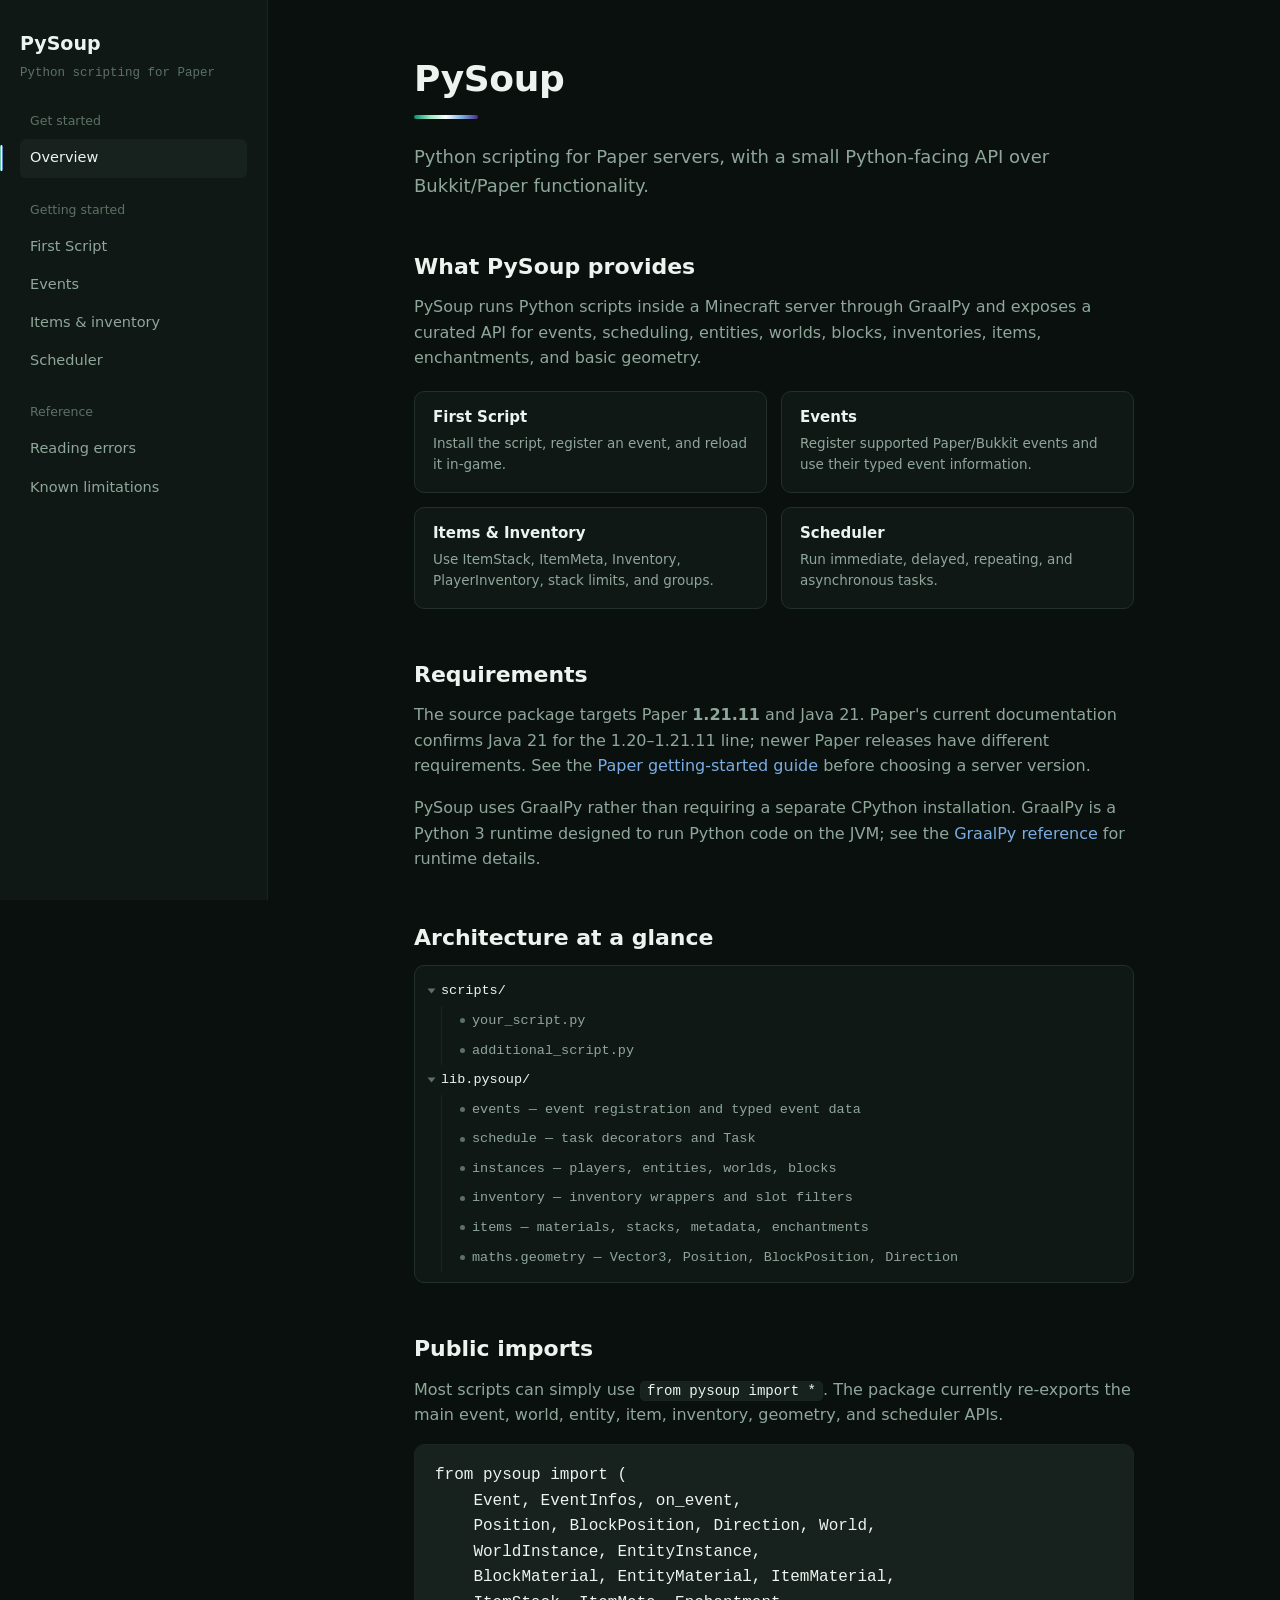
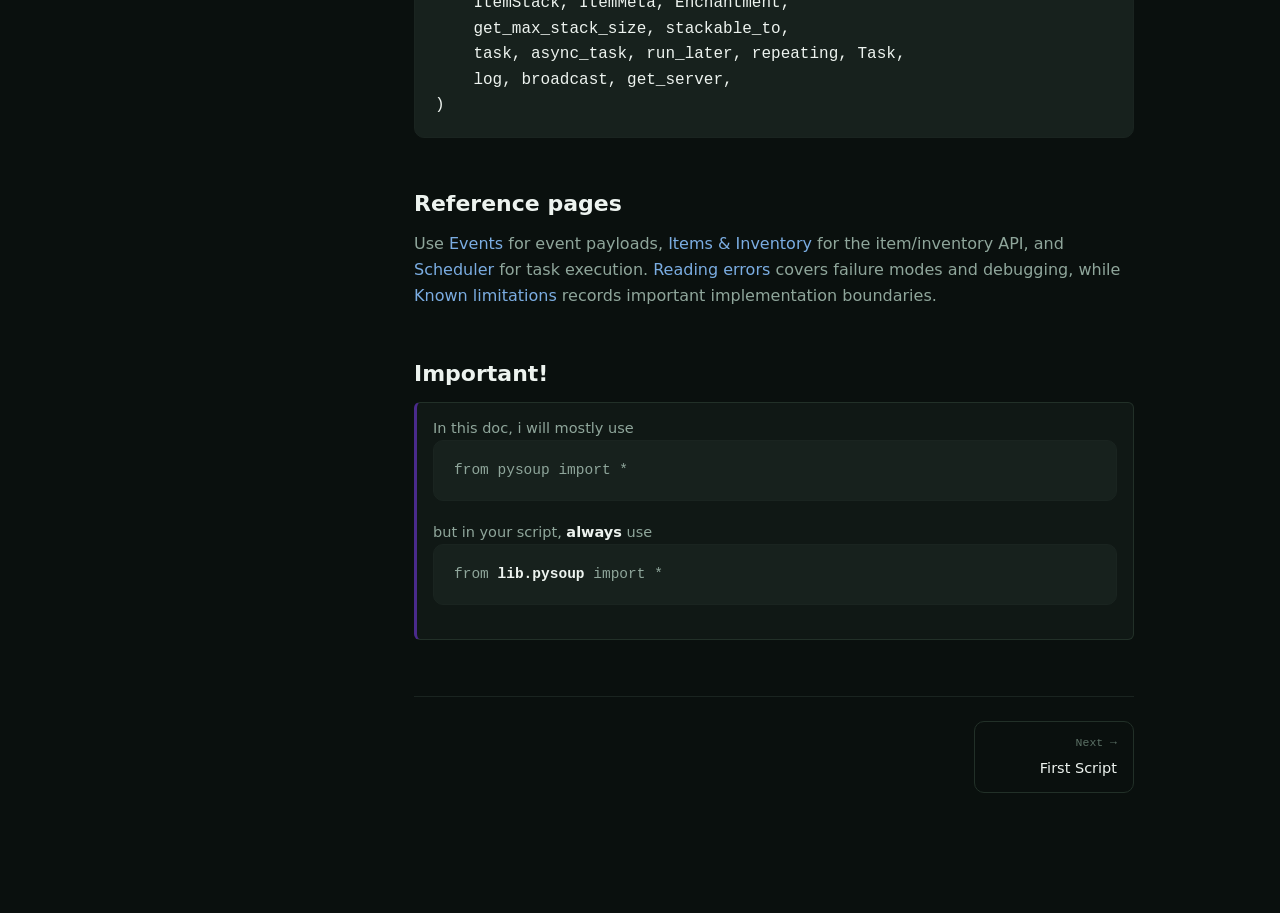
<file: doc/index.html>
<!doctype html>
<html lang="en">
<head>
  <meta charset="utf-8">
  <meta name="viewport" content="width=device-width, initial-scale=1">
  <title>Overview — PySoup Docs</title>
  <link rel="stylesheet" href="styles.css">
</head>
<body data-page="index">
  <div class="shell">
    <aside class="sidebar" aria-label="Documentation navigation">
      <div id="sidebar-root"></div>
    </aside>
    <main class="content">
      <article class="content-inner">
        <h1>PySoup</h1><div class="page-title-rule"></div><p class="lede">Python scripting for Paper servers, with a small Python-facing API over Bukkit/Paper functionality.</p>

<h2>What PySoup provides</h2>
<p>PySoup runs Python scripts inside a Minecraft server through GraalPy and exposes a curated API for events, scheduling, entities, worlds, blocks, inventories, items, enchantments, and basic geometry.</p>

<div class="card-grid">
  <a class="card" href="first_script.html"><h3>First Script</h3><p>Install the script, register an event, and reload it in-game.</p></a>
  <a class="card" href="events.html"><h3>Events</h3><p>Register supported Paper/Bukkit events and use their typed event information.</p></a>
  <a class="card" href="items.html"><h3>Items & Inventory</h3><p>Use ItemStack, ItemMeta, Inventory, PlayerInventory, stack limits, and groups.</p></a>
  <a class="card" href="scheduler.html"><h3>Scheduler</h3><p>Run immediate, delayed, repeating, and asynchronous tasks.</p></a>
</div>

<h2>Requirements</h2>
<p>The source package targets Paper <strong>1.21.11</strong> and Java 21. Paper's current documentation confirms Java 21 for the 1.20–1.21.11 line; newer Paper releases have different requirements. See the <a href="https://docs.papermc.io/paper/getting-started/">Paper getting-started guide</a> before choosing a server version.</p>
<p>PySoup uses GraalPy rather than requiring a separate CPython installation. GraalPy is a Python 3 runtime designed to run Python code on the JVM; see the <a href="https://www.graalvm.org/reference-manual/graalpy/">GraalPy reference</a> for runtime details.</p>

<h2>Architecture at a glance</h2>
<div id="architecture-tree" aria-label="PySoup architecture file tree"></div>

<h2>Public imports</h2>
<p>Most scripts can simply use <code>from pysoup import *</code>. The package currently re-exports the main event, world, entity, item, inventory, geometry, and scheduler APIs.</p>
<pre><code class="language-python">from pysoup import (
    Event, EventInfos, on_event,
    Position, BlockPosition, Direction, World,
    WorldInstance, EntityInstance,
    BlockMaterial, EntityMaterial, ItemMaterial,
    ItemStack, ItemMeta, Enchantment,
    get_max_stack_size, stackable_to,
    task, async_task, run_later, repeating, Task,
    log, broadcast, get_server,
)</code></pre>

<h2>Reference pages</h2>
<p>Use <a href="events.html">Events</a> for event payloads, <a href="items.html">Items & Inventory</a> for the item/inventory API, and <a href="scheduler.html">Scheduler</a> for task execution. <a href="errors.html">Reading errors</a> covers failure modes and debugging, while <a href="limitations.html">Known limitations</a> records important implementation boundaries.</p>
<h2>
Important!
</h2>
<div class="callout warn">In this doc, i will mostly use
<pre><code>from pysoup import *
</code></pre>
but in your script, <strong>always</strong> use
<pre><code>from <strong>lib.pysoup</strong> import *</code></pre></div>

        <nav class="page-footer" aria-label="Page navigation"><span></span><a class="page-footer-link next" href="first_script.html"><span class="page-footer-dir">Next →</span><span class="page-footer-title">First Script</span></a></nav>
      </article>
    </main>
  </div>
  <script src="nav-data.js"></script>
  <script src="nav.js"></script>
  <script src="tree.js"></script>
  <script src="docs.js"></script>
  <script>
  renderTree("architecture-tree", [
    {
      label: "scripts/",
      open: true,
      children: [
        { label: "your_script.py" },
        { label: "additional_script.py" }
      ]
    },
    {
      label: "lib.pysoup/",
      open: true,
      children: [
        { label: "events — event registration and typed event data" },
        { label: "schedule — task decorators and Task" },
        { label: "instances — players, entities, worlds, blocks" },
        { label: "inventory — inventory wrappers and slot filters" },
        { label: "items — materials, stacks, metadata, enchantments" },
        { label: "maths.geometry — Vector3, Position, BlockPosition, Direction" }
      ]
    }
  ]);
  </script>
</body>
</html>
</file>
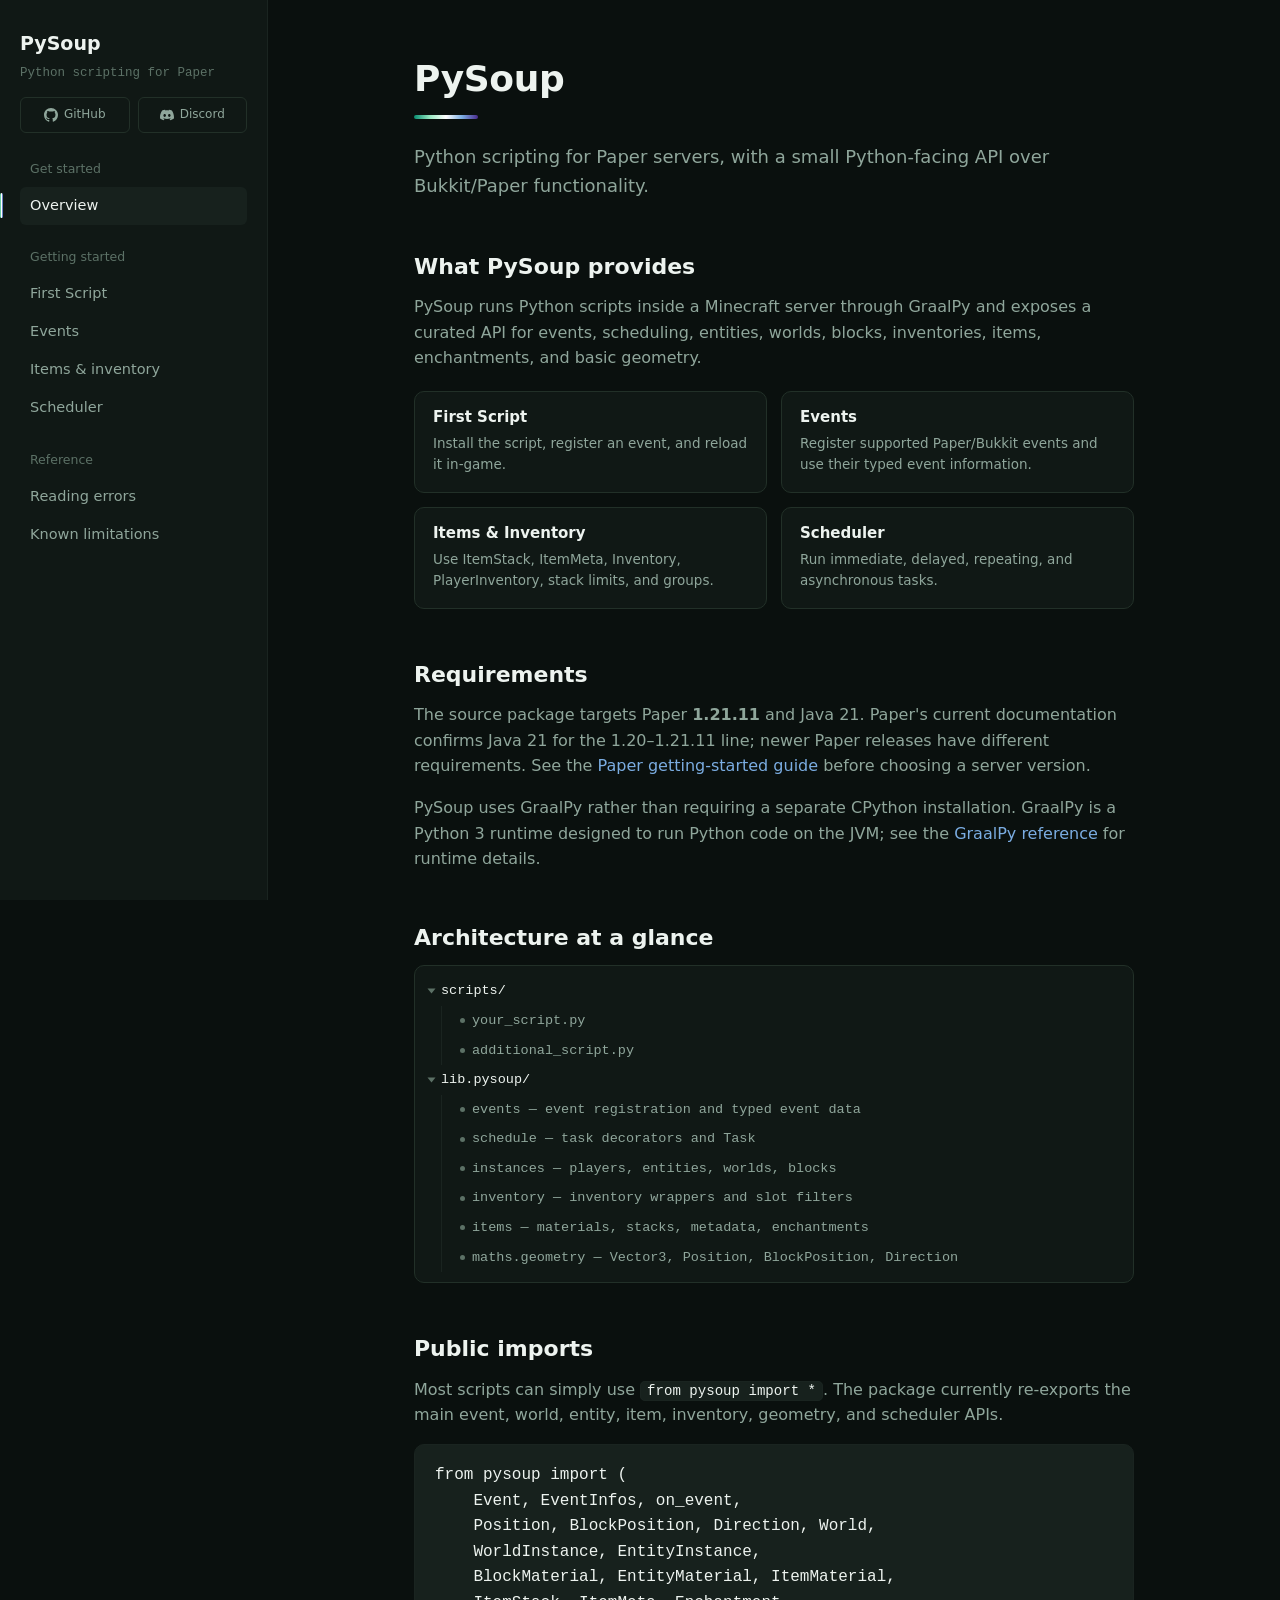
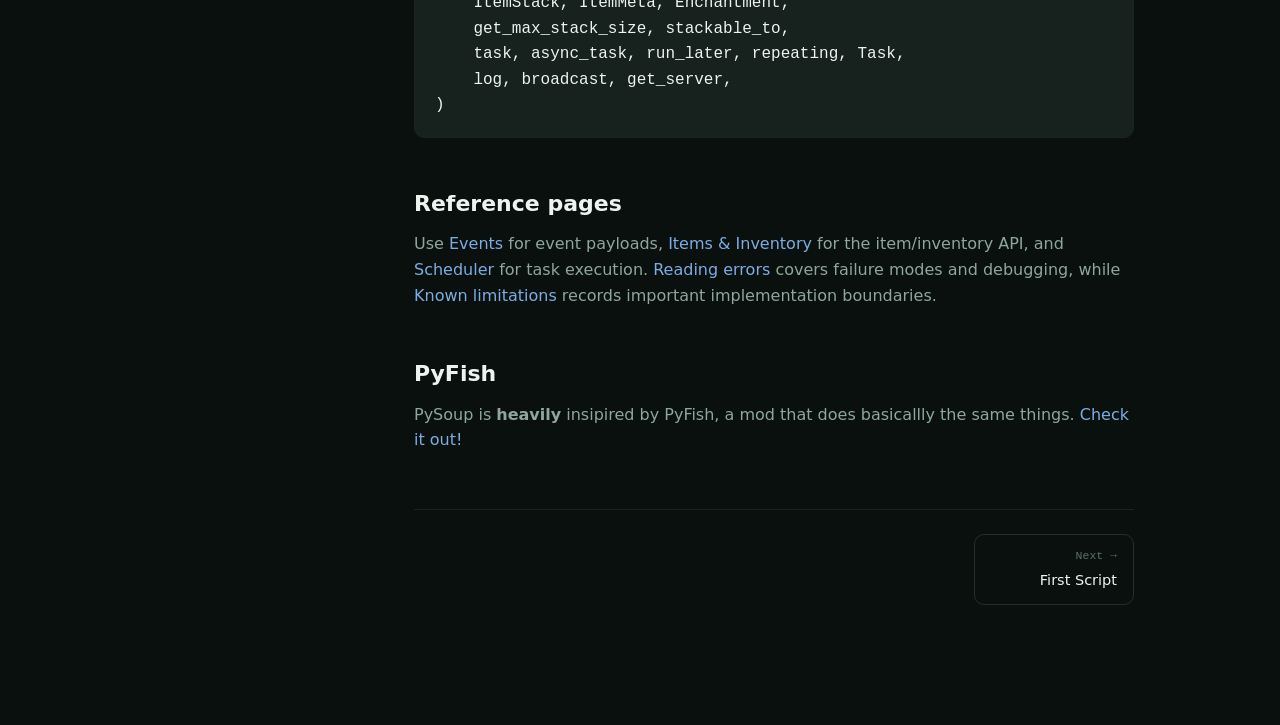
<file: docs/index.html>
<!doctype html>
<html lang="en">
<head>
  <meta charset="utf-8">
  <meta name="viewport" content="width=device-width, initial-scale=1">
  <title>Overview — PySoup Docs</title>
  <link rel="stylesheet" href="styles.css">
</head>
<body data-page="index">
  <div class="shell">
    <aside class="sidebar" aria-label="Documentation navigation">
      <div id="sidebar-root"></div>
    </aside>
    <main class="content">
      <article class="content-inner">
        <h1>PySoup</h1><div class="page-title-rule"></div><p class="lede">Python scripting for Paper servers, with a small Python-facing API over Bukkit/Paper functionality.</p>

<h2>What PySoup provides</h2>
<p>PySoup runs Python scripts inside a Minecraft server through GraalPy and exposes a curated API for events, scheduling, entities, worlds, blocks, inventories, items, enchantments, and basic geometry.</p>

<div class="card-grid">
  <a class="card" href="first_script.html"><h3>First Script</h3><p>Install the script, register an event, and reload it in-game.</p></a>
  <a class="card" href="events.html"><h3>Events</h3><p>Register supported Paper/Bukkit events and use their typed event information.</p></a>
  <a class="card" href="items.html"><h3>Items & Inventory</h3><p>Use ItemStack, ItemMeta, Inventory, PlayerInventory, stack limits, and groups.</p></a>
  <a class="card" href="scheduler.html"><h3>Scheduler</h3><p>Run immediate, delayed, repeating, and asynchronous tasks.</p></a>
</div>

<h2>Requirements</h2>
<p>The source package targets Paper <strong>1.21.11</strong> and Java 21. Paper's current documentation confirms Java 21 for the 1.20–1.21.11 line; newer Paper releases have different requirements. See the <a href="https://docs.papermc.io/paper/getting-started/">Paper getting-started guide</a> before choosing a server version.</p>
<p>PySoup uses GraalPy rather than requiring a separate CPython installation. GraalPy is a Python 3 runtime designed to run Python code on the JVM; see the <a href="https://www.graalvm.org/reference-manual/graalpy/">GraalPy reference</a> for runtime details.</p>

<h2>Architecture at a glance</h2>
<div id="architecture-tree" aria-label="PySoup architecture file tree"></div>

<h2>Public imports</h2>
<p>Most scripts can simply use <code>from pysoup import *</code>. The package currently re-exports the main event, world, entity, item, inventory, geometry, and scheduler APIs.</p>
<pre><code class="language-python">from pysoup import (
    Event, EventInfos, on_event,
    Position, BlockPosition, Direction, World,
    WorldInstance, EntityInstance,
    BlockMaterial, EntityMaterial, ItemMaterial,
    ItemStack, ItemMeta, Enchantment,
    get_max_stack_size, stackable_to,
    task, async_task, run_later, repeating, Task,
    log, broadcast, get_server,
)</code></pre>

<h2>Reference pages</h2>
<p>Use <a href="events.html">Events</a> for event payloads, <a href="items.html">Items & Inventory</a> for the item/inventory API, and <a href="scheduler.html">Scheduler</a> for task execution. <a href="errors.html">Reading errors</a> covers failure modes and debugging, while <a href="limitations.html">Known limitations</a> records important implementation boundaries.</p>

<h2>PyFish</h2>
<p>PySoup is <strong>heavily</strong> insipired by PyFish, a mod that does basicallly the same things. <a href="https://modrinth.com/mod/pyfish-python">Check it out!</a></p>
        <nav class="page-footer" aria-label="Page navigation"><span></span><a class="page-footer-link next" href="first_script.html"><span class="page-footer-dir">Next →</span><span class="page-footer-title">First Script</span></a></nav>
      </article>
    </main>
  </div>
  <script src="nav-data.js"></script>
  <script src="nav.js"></script>
  <script src="tree.js"></script>
  <script src="docs.js"></script>
  <script>
  renderTree("architecture-tree", [
    {
      label: "scripts/",
      open: true,
      children: [
        { label: "your_script.py" },
        { label: "additional_script.py" }
      ]
    },
    {
      label: "lib.pysoup/",
      open: true,
      children: [
        { label: "events — event registration and typed event data" },
        { label: "schedule — task decorators and Task" },
        { label: "instances — players, entities, worlds, blocks" },
        { label: "inventory — inventory wrappers and slot filters" },
        { label: "items — materials, stacks, metadata, enchantments" },
        { label: "maths.geometry — Vector3, Position, BlockPosition, Direction" }
      ]
    }
  ]);
  </script>
</body>
</html>
</file>
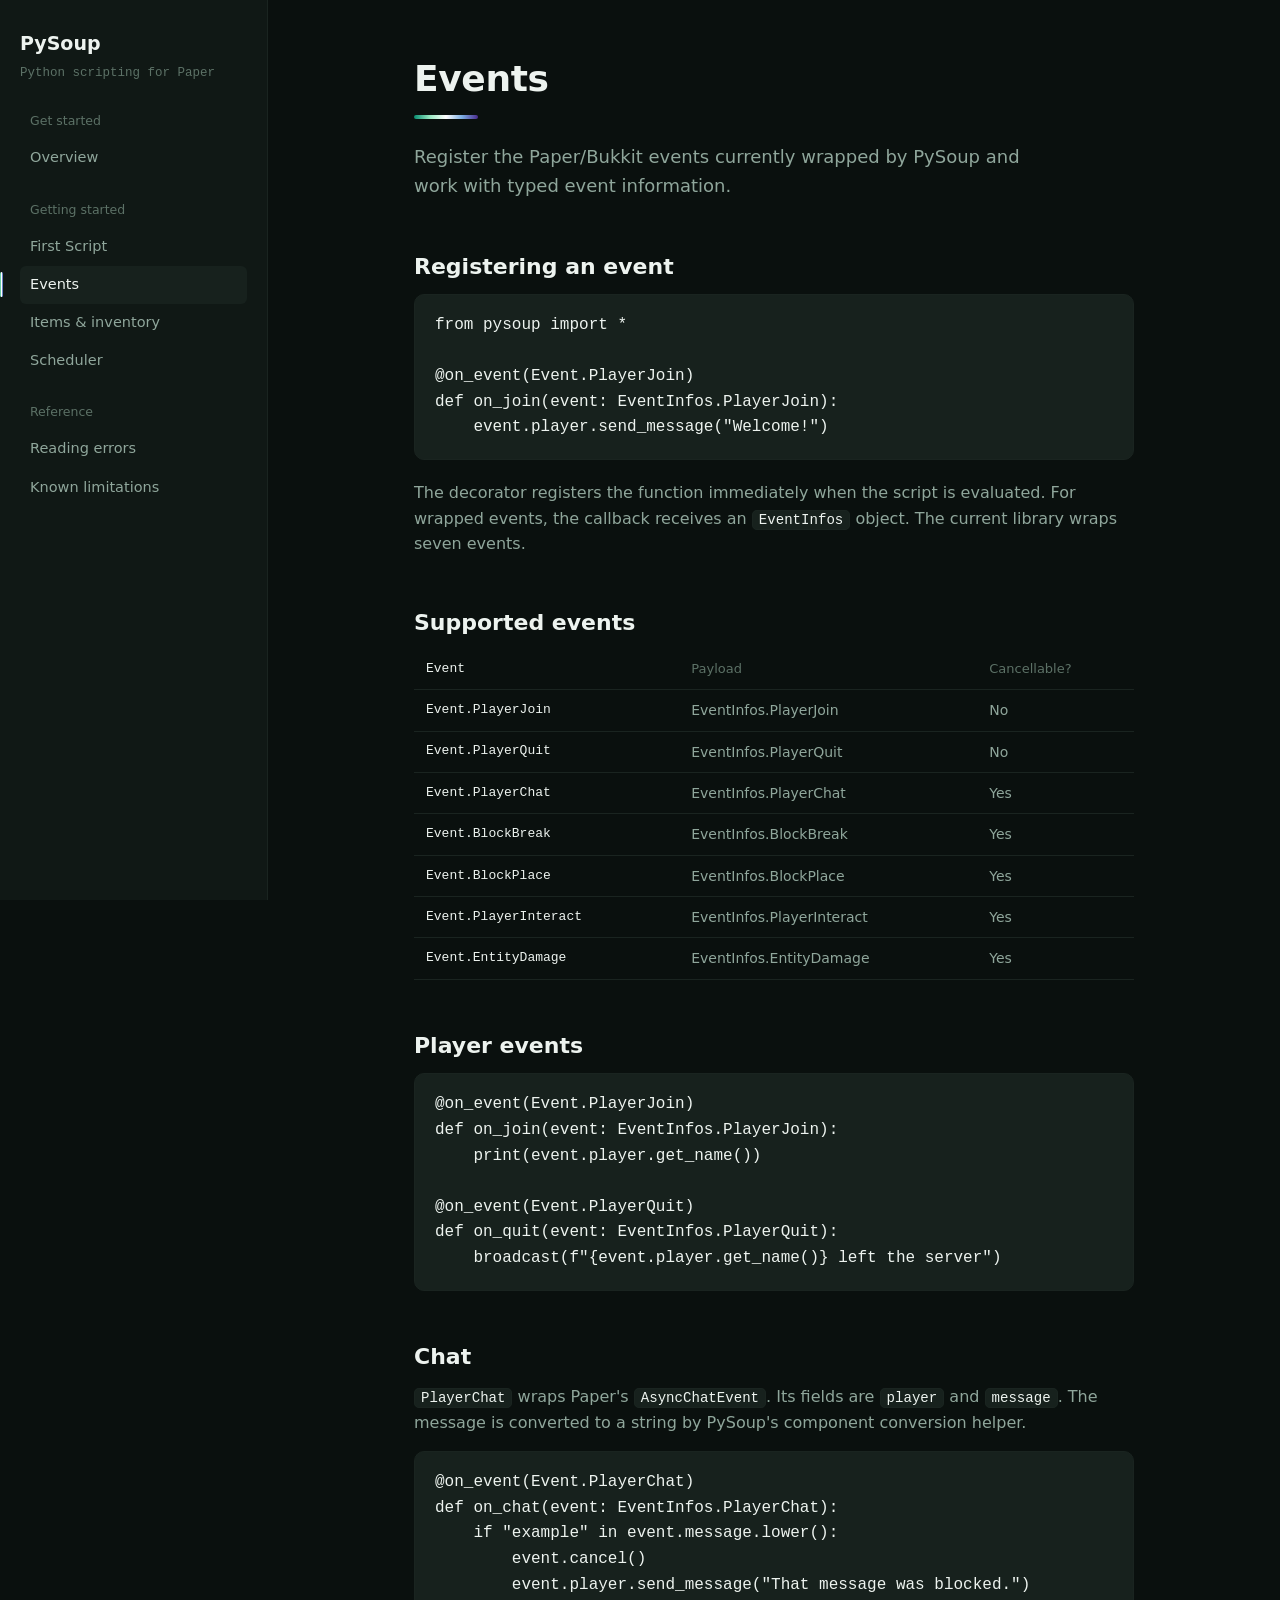
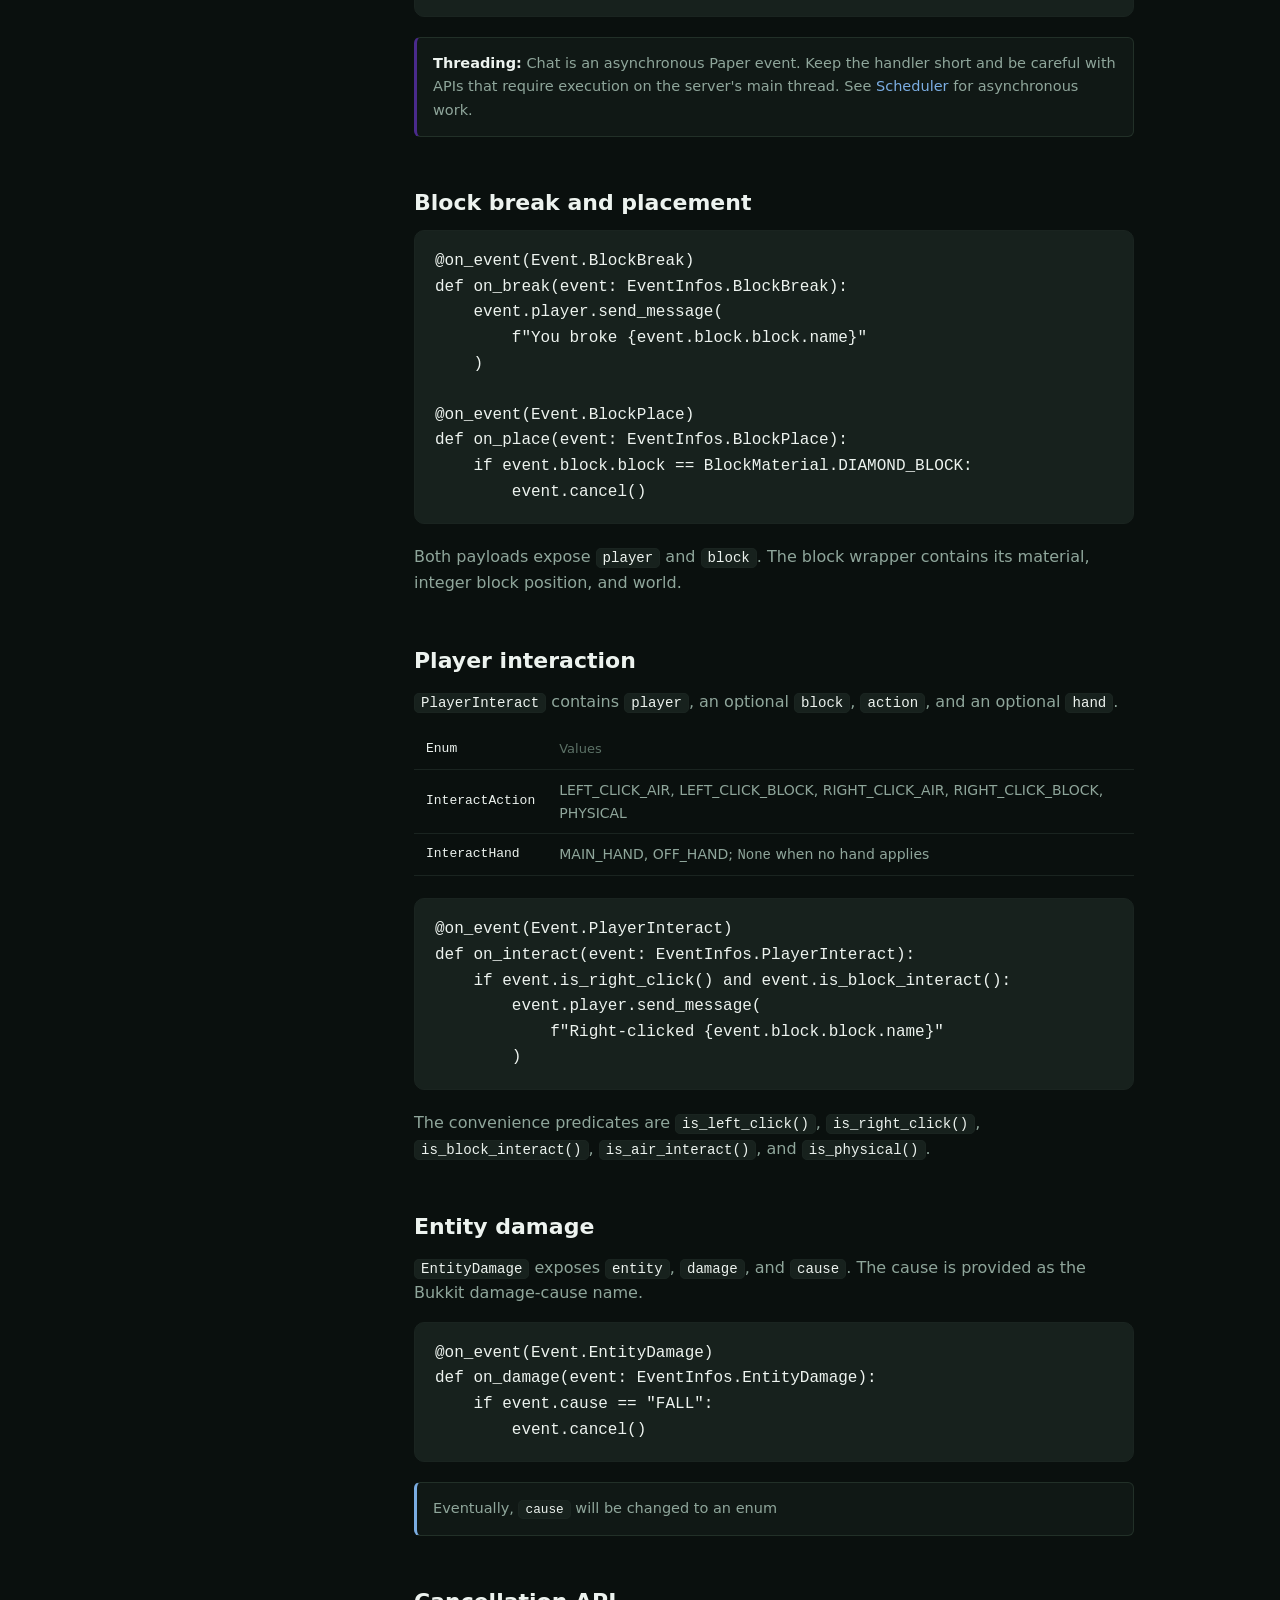
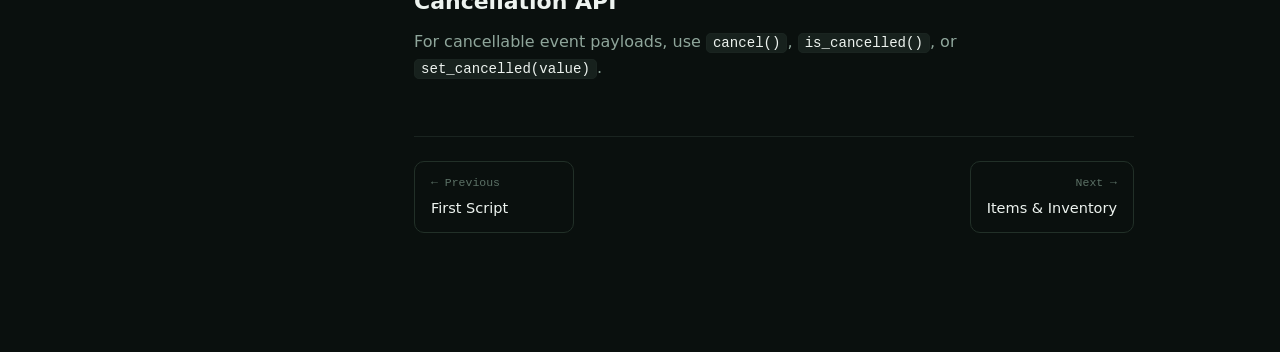
<file: doc/events.html>
<!doctype html>
<html lang="en">
<head>
  <meta charset="utf-8">
  <meta name="viewport" content="width=device-width, initial-scale=1">
  <title>Events — PySoup Docs</title>
  <link rel="stylesheet" href="styles.css">
</head>
<body data-page="events">
  <div class="shell">
    <aside class="sidebar" aria-label="Documentation navigation">
      <div id="sidebar-root"></div>
    </aside>
    <main class="content">
      <article class="content-inner">
        <h1>Events</h1><div class="page-title-rule"></div><p class="lede">Register the Paper/Bukkit events currently wrapped by PySoup and work with typed event information.</p>
<h2>Registering an event</h2>
<pre><code class="language-python">from pysoup import *

@on_event(Event.PlayerJoin)
def on_join(event: EventInfos.PlayerJoin):
    event.player.send_message("Welcome!")</code></pre>
<p>The decorator registers the function immediately when the script is evaluated. For wrapped events, the callback receives an <code>EventInfos</code> object. The current library wraps seven events.</p>

<h2>Supported events</h2>
<table>
<thead><tr><th>Event</th><th>Payload</th><th>Cancellable?</th></tr></thead>
<tbody>
<tr><td>Event.PlayerJoin</td><td>EventInfos.PlayerJoin</td><td>No</td></tr>
<tr><td>Event.PlayerQuit</td><td>EventInfos.PlayerQuit</td><td>No</td></tr>
<tr><td>Event.PlayerChat</td><td>EventInfos.PlayerChat</td><td>Yes</td></tr>
<tr><td>Event.BlockBreak</td><td>EventInfos.BlockBreak</td><td>Yes</td></tr>
<tr><td>Event.BlockPlace</td><td>EventInfos.BlockPlace</td><td>Yes</td></tr>
<tr><td>Event.PlayerInteract</td><td>EventInfos.PlayerInteract</td><td>Yes</td></tr>
<tr><td>Event.EntityDamage</td><td>EventInfos.EntityDamage</td><td>Yes</td></tr>
</tbody>
</table>

<h2>Player events</h2>
<pre><code class="language-python">@on_event(Event.PlayerJoin)
def on_join(event: EventInfos.PlayerJoin):
    print(event.player.get_name())

@on_event(Event.PlayerQuit)
def on_quit(event: EventInfos.PlayerQuit):
    broadcast(f"{event.player.get_name()} left the server")</code></pre>

<h2>Chat</h2>
<p><code>PlayerChat</code> wraps Paper's <code>AsyncChatEvent</code>. Its fields are <code>player</code> and <code>message</code>. The message is converted to a string by PySoup's component conversion helper.</p>
<pre><code class="language-python">@on_event(Event.PlayerChat)
def on_chat(event: EventInfos.PlayerChat):
    if "example" in event.message.lower():
        event.cancel()
        event.player.send_message("That message was blocked.")</code></pre>
<div class="callout warn"><strong>Threading:</strong> Chat is an asynchronous Paper event. Keep the handler short and be careful with APIs that require execution on the server's main thread. See <a href="scheduler.html">Scheduler</a> for asynchronous work.</div>

<h2>Block break and placement</h2>
<pre><code class="language-python">@on_event(Event.BlockBreak)
def on_break(event: EventInfos.BlockBreak):
    event.player.send_message(
        f"You broke {event.block.block.name}"
    )

@on_event(Event.BlockPlace)
def on_place(event: EventInfos.BlockPlace):
    if event.block.block == BlockMaterial.DIAMOND_BLOCK:
        event.cancel()</code></pre>
<p>Both payloads expose <code>player</code> and <code>block</code>. The block wrapper contains its material, integer block position, and world.</p>

<h2>Player interaction</h2>
<p><code>PlayerInteract</code> contains <code>player</code>, an optional <code>block</code>, <code>action</code>, and an optional <code>hand</code>.</p>
<table>
<thead><tr><th>Enum</th><th>Values</th></tr></thead>
<tbody>
<tr><td>InteractAction</td><td>LEFT_CLICK_AIR, LEFT_CLICK_BLOCK, RIGHT_CLICK_AIR, RIGHT_CLICK_BLOCK, PHYSICAL</td></tr>
<tr><td>InteractHand</td><td>MAIN_HAND, OFF_HAND; <code>None</code> when no hand applies</td></tr>
</tbody>
</table>
<pre><code class="language-python">@on_event(Event.PlayerInteract)
def on_interact(event: EventInfos.PlayerInteract):
    if event.is_right_click() and event.is_block_interact():
        event.player.send_message(
            f"Right-clicked {event.block.block.name}"
        )</code></pre>
<p>The convenience predicates are <code>is_left_click()</code>, <code>is_right_click()</code>, <code>is_block_interact()</code>, <code>is_air_interact()</code>, and <code>is_physical()</code>.</p>

<h2>Entity damage</h2>
<p><code>EntityDamage</code> exposes <code>entity</code>, <code>damage</code>, and <code>cause</code>. The cause is provided as the Bukkit damage-cause name.</p>
<pre><code class="language-python">@on_event(Event.EntityDamage)
def on_damage(event: EventInfos.EntityDamage):
    if event.cause == "FALL":
        event.cancel()</code></pre>
<p class="callout">Eventually, <code>cause</code> will be changed to an enum</p>

<h2>Cancellation API</h2>
<p>For cancellable event payloads, use <code>cancel()</code>, <code>is_cancelled()</code>, or <code>set_cancelled(value)</code>.</p>

        <nav class="page-footer" aria-label="Page navigation"><a class="page-footer-link" href="first_script.html"><span class="page-footer-dir">← Previous</span><span class="page-footer-title">First Script</span></a><a class="page-footer-link next" href="items.html"><span class="page-footer-dir">Next →</span><span class="page-footer-title">Items & Inventory</span></a></nav>
      </article>
    </main>
  </div>
  <script src="nav-data.js"></script>
  <script src="nav.js"></script>
  <script src="tree.js"></script>
  <script src="docs.js"></script>
</body>
</html>
</file>
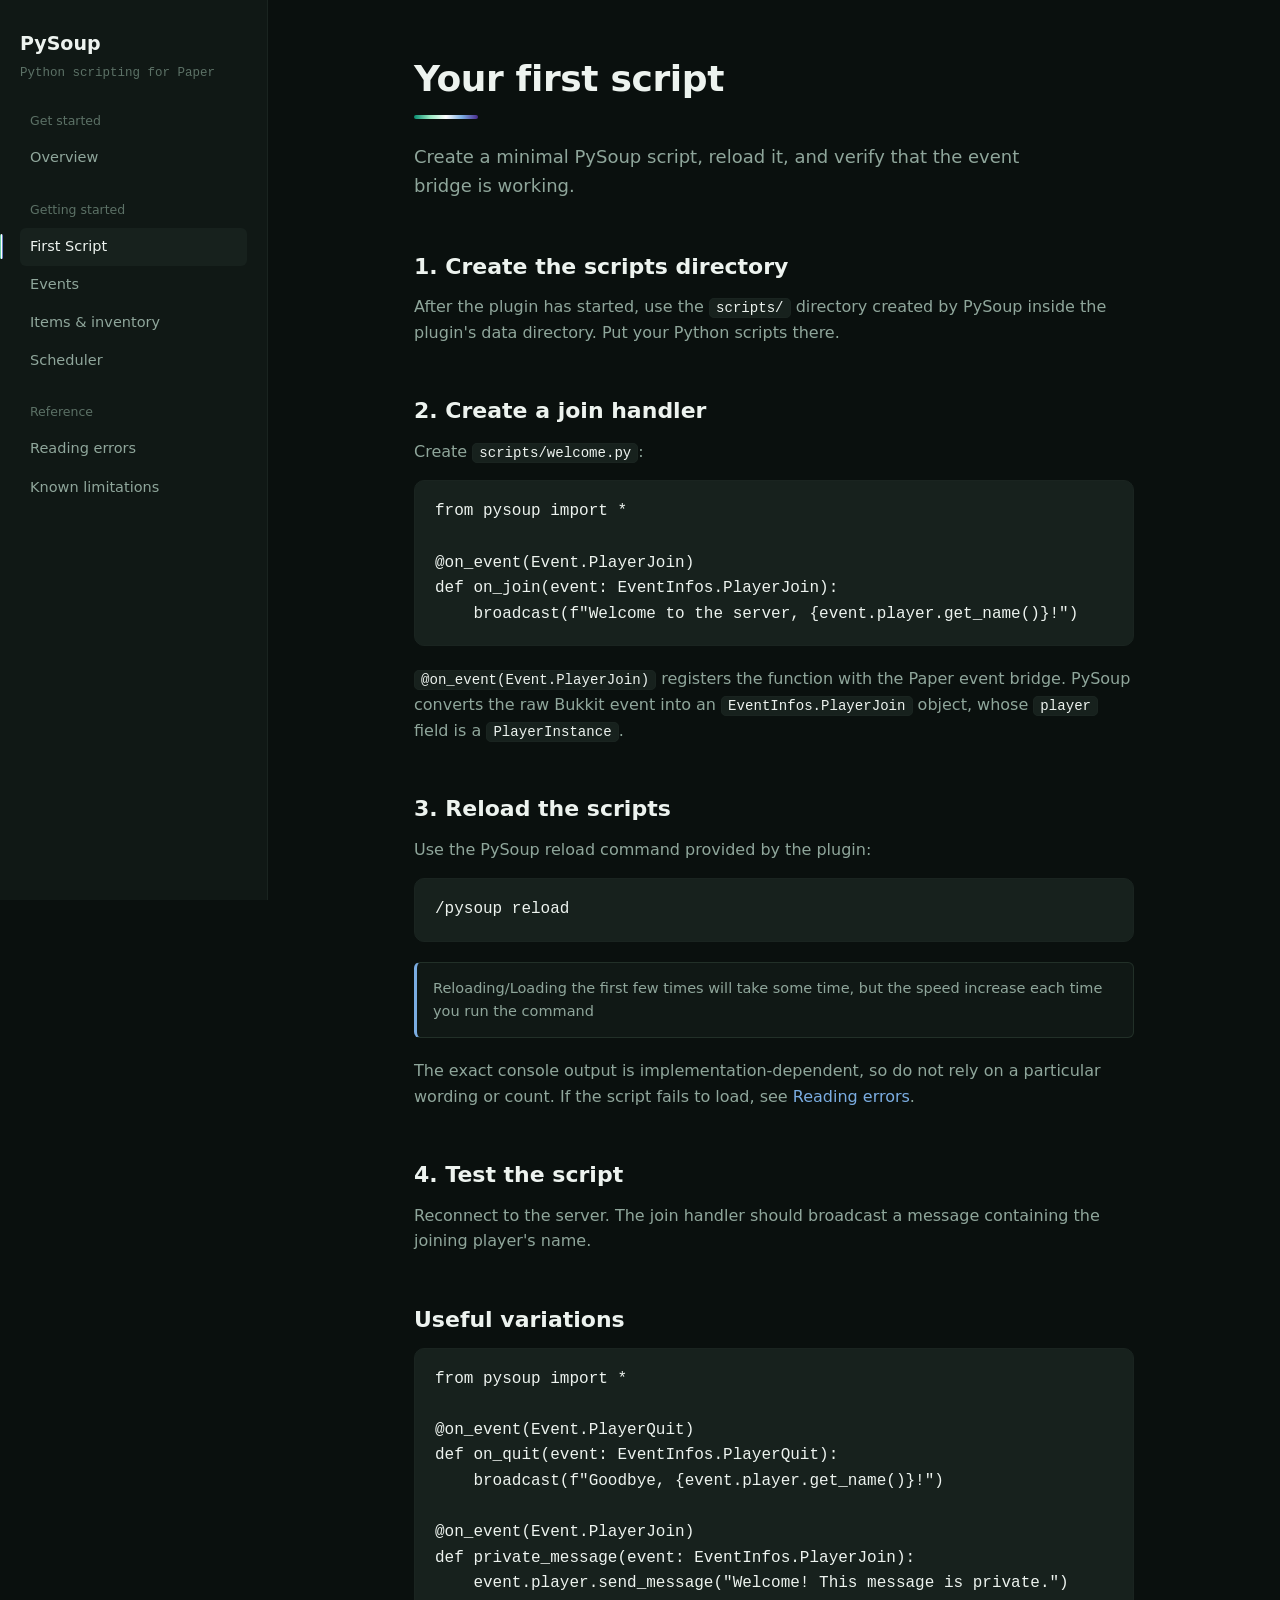
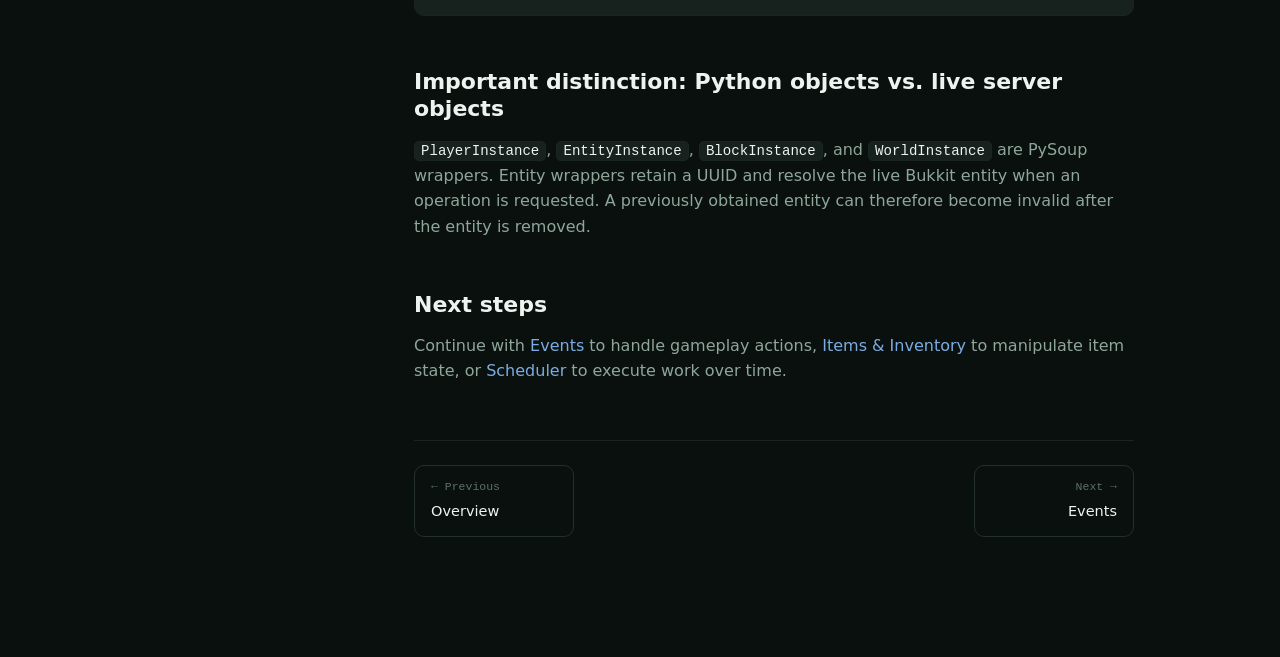
<file: doc/first_script.html>
<!doctype html>
<html lang="en">
<head>
  <meta charset="utf-8">
  <meta name="viewport" content="width=device-width, initial-scale=1">
  <title>First Script — PySoup Docs</title>
  <link rel="stylesheet" href="styles.css">
</head>
<body data-page="first_script">
  <div class="shell">
    <aside class="sidebar" aria-label="Documentation navigation">
      <div id="sidebar-root"></div>
    </aside>
    <main class="content">
      <article class="content-inner">
        <h1>Your first script</h1><div class="page-title-rule"></div><p class="lede">Create a minimal PySoup script, reload it, and verify that the event bridge is working.</p>
<h2>1. Create the scripts directory</h2>
<p>After the plugin has started, use the <code>scripts/</code> directory created by PySoup inside the plugin's data directory. Put your Python scripts there.</p>

<h2>2. Create a join handler</h2>
<p>Create <code>scripts/welcome.py</code>:</p>
<pre><code class="language-python">from pysoup import *

@on_event(Event.PlayerJoin)
def on_join(event: EventInfos.PlayerJoin):
    broadcast(f"Welcome to the server, {event.player.get_name()}!")</code></pre>

<p><code>@on_event(Event.PlayerJoin)</code> registers the function with the Paper event bridge. PySoup converts the raw Bukkit event into an <code>EventInfos.PlayerJoin</code> object, whose <code>player</code> field is a <code>PlayerInstance</code>.</p>

<h2>3. Reload the scripts</h2>
<p>Use the PySoup reload command provided by the plugin:</p>
<pre><code>/pysoup reload</code></pre>
<p class="callout">Reloading/Loading the first few times will take some time, but the speed increase each time you run the command</p>
<p>The exact console output is implementation-dependent, so do not rely on a particular wording or count. If the script fails to load, see <a href="errors.html">Reading errors</a>.</p>

<h2>4. Test the script</h2>
<p>Reconnect to the server. The join handler should broadcast a message containing the joining player's name.</p>

<h2>Useful variations</h2>
<pre><code class="language-python">from pysoup import *

@on_event(Event.PlayerQuit)
def on_quit(event: EventInfos.PlayerQuit):
    broadcast(f"Goodbye, {event.player.get_name()}!")

@on_event(Event.PlayerJoin)
def private_message(event: EventInfos.PlayerJoin):
    event.player.send_message("Welcome! This message is private.")</code></pre>

<h2>Important distinction: Python objects vs. live server objects</h2>
<p><code>PlayerInstance</code>, <code>EntityInstance</code>, <code>BlockInstance</code>, and <code>WorldInstance</code> are PySoup wrappers. Entity wrappers retain a UUID and resolve the live Bukkit entity when an operation is requested. A previously obtained entity can therefore become invalid after the entity is removed.</p>

<h2>Next steps</h2>
<p>Continue with <a href="events.html">Events</a> to handle gameplay actions, <a href="items.html">Items & Inventory</a> to manipulate item state, or <a href="scheduler.html">Scheduler</a> to execute work over time.</p>

        <nav class="page-footer" aria-label="Page navigation"><a class="page-footer-link" href="index.html"><span class="page-footer-dir">← Previous</span><span class="page-footer-title">Overview</span></a><a class="page-footer-link next" href="events.html"><span class="page-footer-dir">Next →</span><span class="page-footer-title">Events</span></a></nav>
      </article>
    </main>
  </div>
  <script src="nav-data.js"></script>
  <script src="nav.js"></script>
  <script src="tree.js"></script>
  <script src="docs.js"></script>
</body>
</html>
</file>
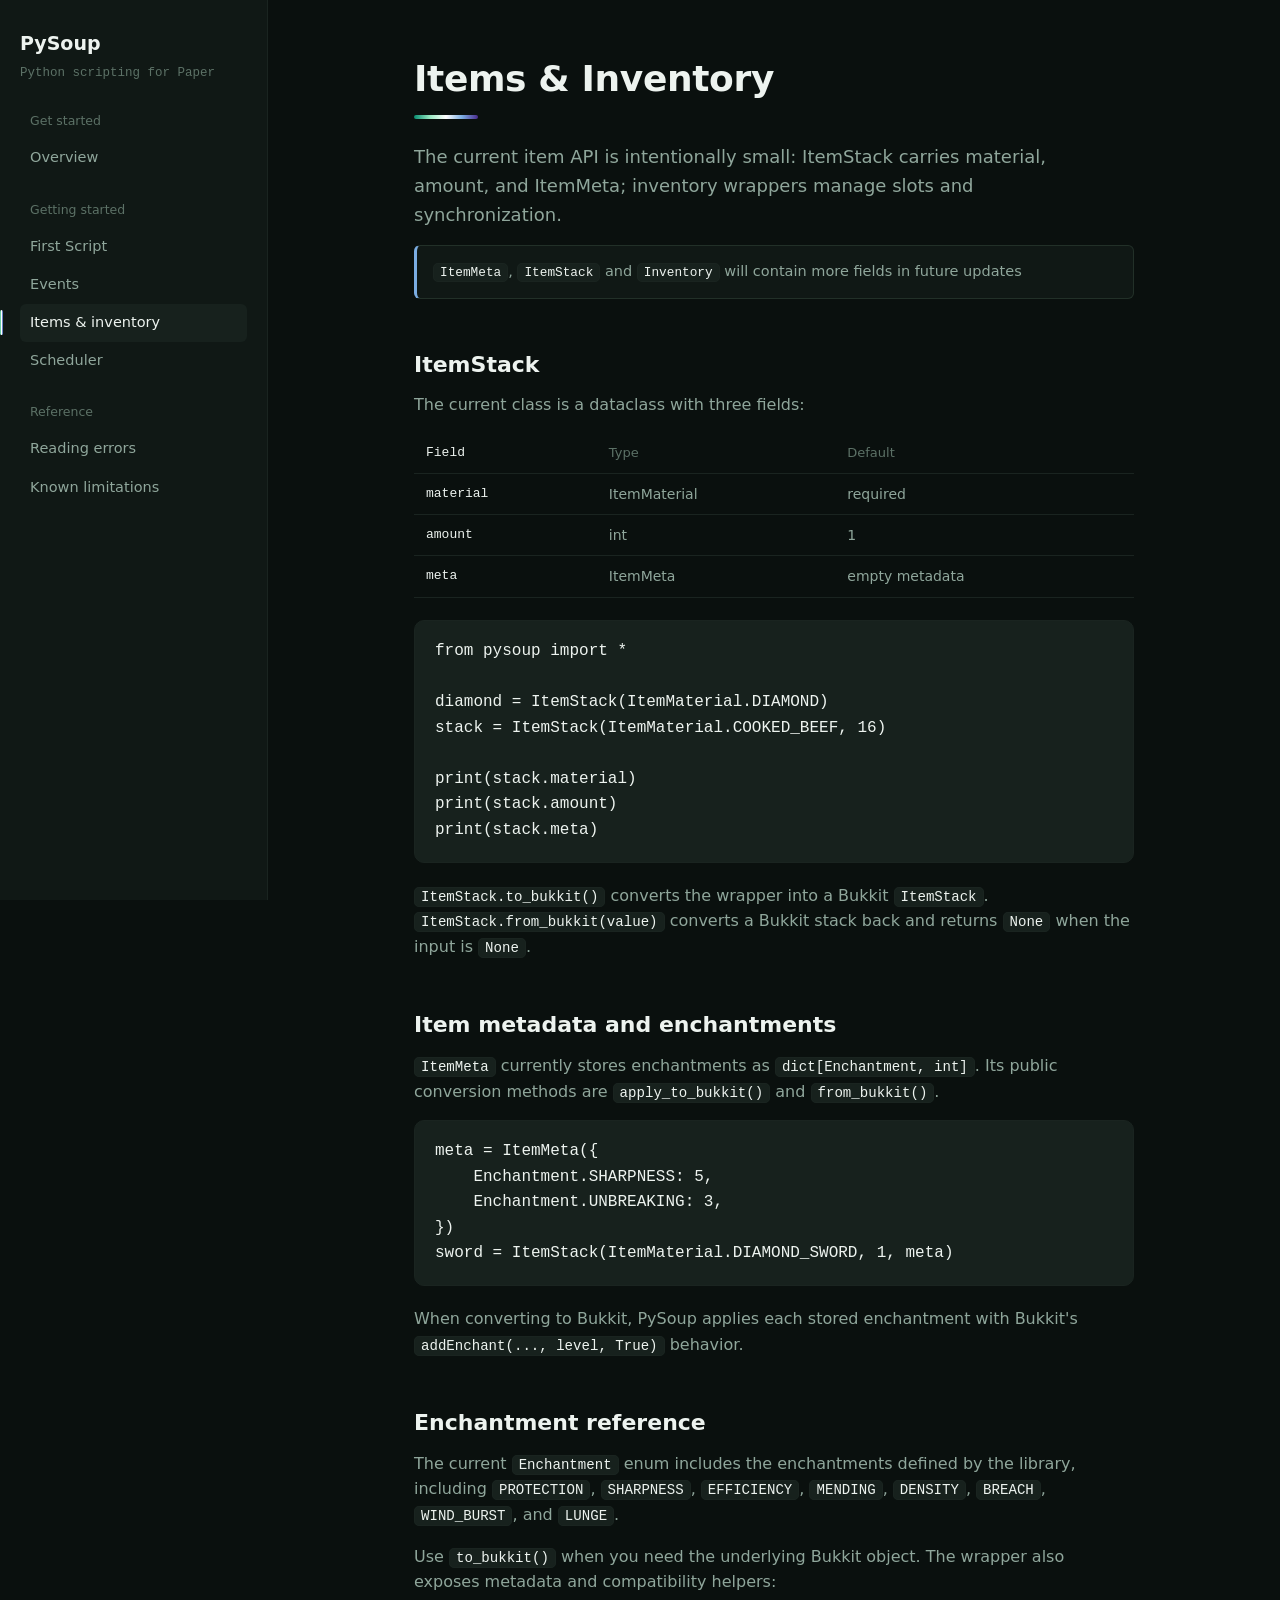
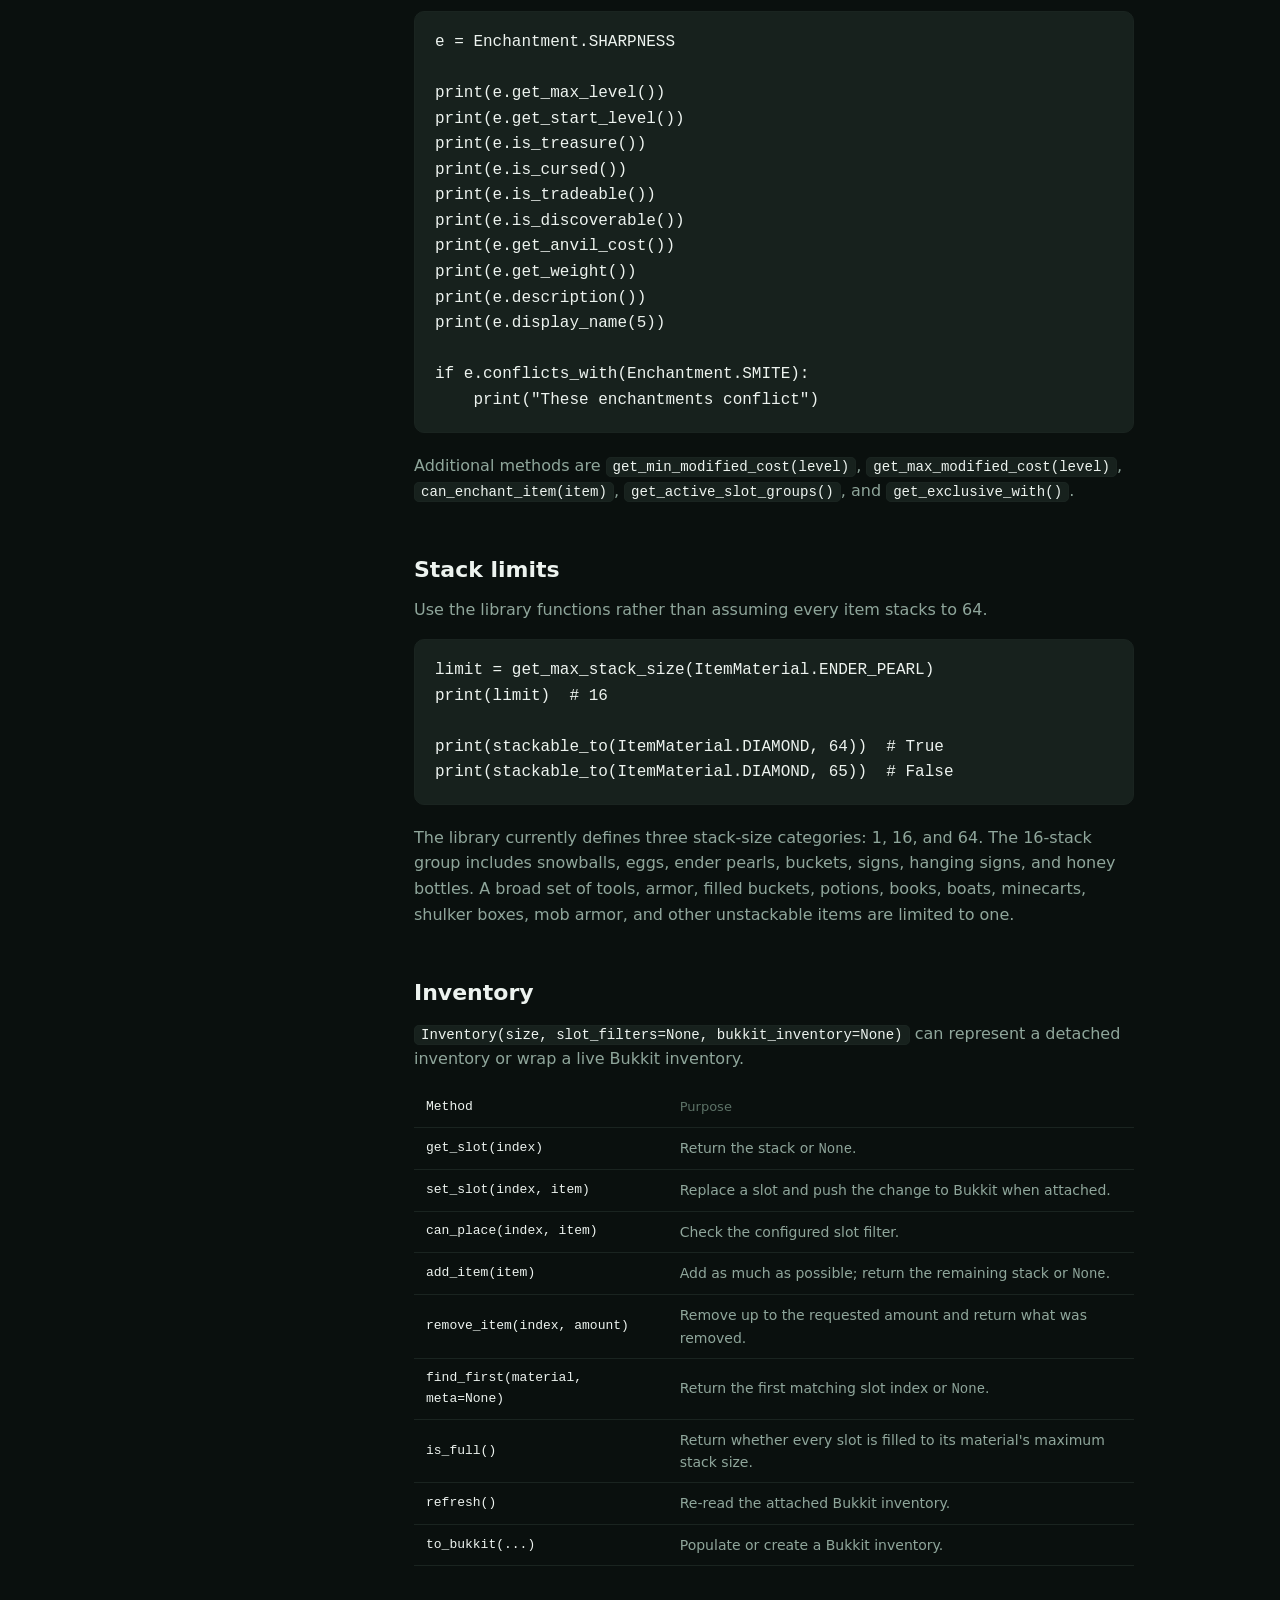
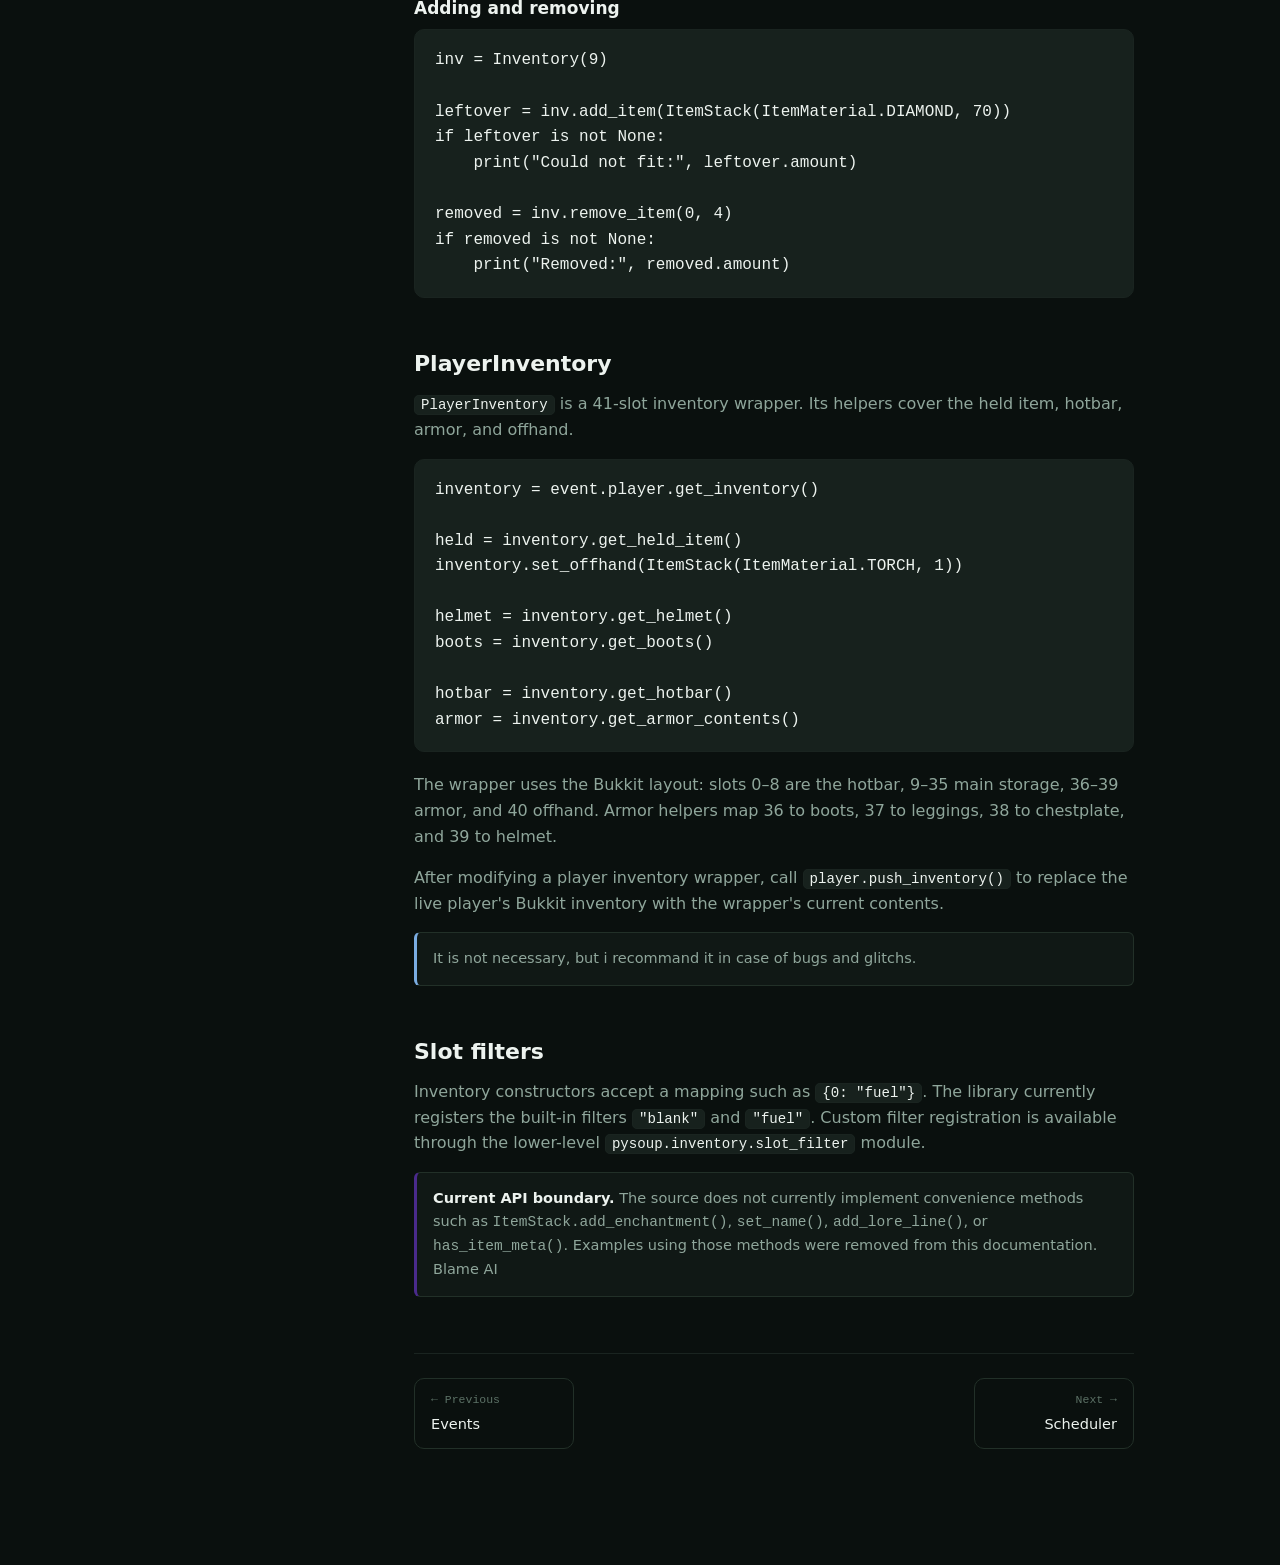
<file: doc/items.html>
<!doctype html>
<html lang="en">
<head>
  <meta charset="utf-8">
  <meta name="viewport" content="width=device-width, initial-scale=1">
  <title>Items & Inventory — PySoup Docs</title>
  <link rel="stylesheet" href="styles.css">
</head>
<body data-page="items">
  <div class="shell">
    <aside class="sidebar" aria-label="Documentation navigation">
      <div id="sidebar-root"></div>
    </aside>
    <main class="content">
      <article class="content-inner">
        <h1>Items & Inventory</h1><div class="page-title-rule"></div><p class="lede">The current item API is intentionally small: ItemStack carries material, amount, and ItemMeta; inventory wrappers manage slots and synchronization.</p>
<p class="callout"><code>ItemMeta</code>, <code>ItemStack</code> and <code>Inventory</code> will contain more fields in future updates</p>

<h2>ItemStack</h2>
<p>The current class is a dataclass with three fields:</p>
<table>
<thead><tr><th>Field</th><th>Type</th><th>Default</th></tr></thead>
<tbody>
<tr><td>material</td><td>ItemMaterial</td><td>required</td></tr>
<tr><td>amount</td><td>int</td><td>1</td></tr>
<tr><td>meta</td><td>ItemMeta</td><td>empty metadata</td></tr>
</tbody>
</table>
<pre><code class="language-python">from pysoup import *

diamond = ItemStack(ItemMaterial.DIAMOND)
stack = ItemStack(ItemMaterial.COOKED_BEEF, 16)

print(stack.material)
print(stack.amount)
print(stack.meta)</code></pre>

<p><code>ItemStack.to_bukkit()</code> converts the wrapper into a Bukkit <code>ItemStack</code>. <code>ItemStack.from_bukkit(value)</code> converts a Bukkit stack back and returns <code>None</code> when the input is <code>None</code>.</p>

<h2>Item metadata and enchantments</h2>
<p><code>ItemMeta</code> currently stores enchantments as <code>dict[Enchantment, int]</code>. Its public conversion methods are <code>apply_to_bukkit()</code> and <code>from_bukkit()</code>.</p>
<pre><code class="language-python">meta = ItemMeta({
    Enchantment.SHARPNESS: 5,
    Enchantment.UNBREAKING: 3,
})
sword = ItemStack(ItemMaterial.DIAMOND_SWORD, 1, meta)</code></pre>
<p>When converting to Bukkit, PySoup applies each stored enchantment with Bukkit's <code>addEnchant(..., level, True)</code> behavior.</p>

<h2>Enchantment reference</h2>
<p>The current <code>Enchantment</code> enum includes the enchantments defined by the library, including <code>PROTECTION</code>, <code>SHARPNESS</code>, <code>EFFICIENCY</code>, <code>MENDING</code>, <code>DENSITY</code>, <code>BREACH</code>, <code>WIND_BURST</code>, and <code>LUNGE</code>.</p>
<p>Use <code>to_bukkit()</code> when you need the underlying Bukkit object. The wrapper also exposes metadata and compatibility helpers:</p>
<pre><code class="language-python">e = Enchantment.SHARPNESS

print(e.get_max_level())
print(e.get_start_level())
print(e.is_treasure())
print(e.is_cursed())
print(e.is_tradeable())
print(e.is_discoverable())
print(e.get_anvil_cost())
print(e.get_weight())
print(e.description())
print(e.display_name(5))

if e.conflicts_with(Enchantment.SMITE):
    print("These enchantments conflict")</code></pre>
<p>Additional methods are <code>get_min_modified_cost(level)</code>, <code>get_max_modified_cost(level)</code>, <code>can_enchant_item(item)</code>, <code>get_active_slot_groups()</code>, and <code>get_exclusive_with()</code>.</p>

<h2>Stack limits</h2>
<p>Use the library functions rather than assuming every item stacks to 64.</p>
<pre><code class="language-python">limit = get_max_stack_size(ItemMaterial.ENDER_PEARL)
print(limit)  # 16

print(stackable_to(ItemMaterial.DIAMOND, 64))  # True
print(stackable_to(ItemMaterial.DIAMOND, 65))  # False</code></pre>
<p>The library currently defines three stack-size categories: 1, 16, and 64. The 16-stack group includes snowballs, eggs, ender pearls, buckets, signs, hanging signs, and honey bottles. A broad set of tools, armor, filled buckets, potions, books, boats, minecarts, shulker boxes, mob armor, and other unstackable items are limited to one.</p>

<h2>Inventory</h2>
<p><code>Inventory(size, slot_filters=None, bukkit_inventory=None)</code> can represent a detached inventory or wrap a live Bukkit inventory.</p>
<table>
<thead><tr><th>Method</th><th>Purpose</th></tr></thead>
<tbody>
<tr><td>get_slot(index)</td><td>Return the stack or <code>None</code>.</td></tr>
<tr><td>set_slot(index, item)</td><td>Replace a slot and push the change to Bukkit when attached.</td></tr>
<tr><td>can_place(index, item)</td><td>Check the configured slot filter.</td></tr>
<tr><td>add_item(item)</td><td>Add as much as possible; return the remaining stack or <code>None</code>.</td></tr>
<tr><td>remove_item(index, amount)</td><td>Remove up to the requested amount and return what was removed.</td></tr>
<tr><td>find_first(material, meta=None)</td><td>Return the first matching slot index or <code>None</code>.</td></tr>
<tr><td>is_full()</td><td>Return whether every slot is filled to its material's maximum stack size.</td></tr>
<tr><td>refresh()</td><td>Re-read the attached Bukkit inventory.</td></tr>
<tr><td>to_bukkit(...)</td><td>Populate or create a Bukkit inventory.</td></tr>
</tbody>
</table>

<h3>Adding and removing</h3>
<pre><code class="language-python">inv = Inventory(9)

leftover = inv.add_item(ItemStack(ItemMaterial.DIAMOND, 70))
if leftover is not None:
    print("Could not fit:", leftover.amount)

removed = inv.remove_item(0, 4)
if removed is not None:
    print("Removed:", removed.amount)</code></pre>

<h2>PlayerInventory</h2>
<p><code>PlayerInventory</code> is a 41-slot inventory wrapper. Its helpers cover the held item, hotbar, armor, and offhand.</p>
<pre><code class="language-python">inventory = event.player.get_inventory()

held = inventory.get_held_item()
inventory.set_offhand(ItemStack(ItemMaterial.TORCH, 1))

helmet = inventory.get_helmet()
boots = inventory.get_boots()

hotbar = inventory.get_hotbar()
armor = inventory.get_armor_contents()</code></pre>
<p>The wrapper uses the Bukkit layout: slots 0–8 are the hotbar, 9–35 main storage, 36–39 armor, and 40 offhand. Armor helpers map 36 to boots, 37 to leggings, 38 to chestplate, and 39 to helmet.</p>
<p>After modifying a player inventory wrapper, call <code>player.push_inventory()</code> to replace the live player's Bukkit inventory with the wrapper's current contents.</p>
<p class="callout">It is not necessary, but i recommand it in case of bugs and glitchs.</p>

<h2>Slot filters</h2>
<p>Inventory constructors accept a mapping such as <code>{0: "fuel"}</code>. The library currently registers the built-in filters <code>"blank"</code> and <code>"fuel"</code>. Custom filter registration is available through the lower-level <code>pysoup.inventory.slot_filter</code> module.</p>

<div class="callout warn"><strong>Current API boundary.</strong> The source does not currently implement convenience methods such as <code>ItemStack.add_enchantment()</code>, <code>set_name()</code>, <code>add_lore_line()</code>, or <code>has_item_meta()</code>. Examples using those methods were removed from this documentation.
Blame AI</div>

        <nav class="page-footer" aria-label="Page navigation"><a class="page-footer-link" href="events.html"><span class="page-footer-dir">← Previous</span><span class="page-footer-title">Events</span></a><a class="page-footer-link next" href="scheduler.html"><span class="page-footer-dir">Next →</span><span class="page-footer-title">Scheduler</span></a></nav>
      </article>
    </main>
  </div>
  <script src="nav-data.js"></script>
  <script src="nav.js"></script>
  <script src="tree.js"></script>
  <script src="docs.js"></script>
</body>
</html>
</file>
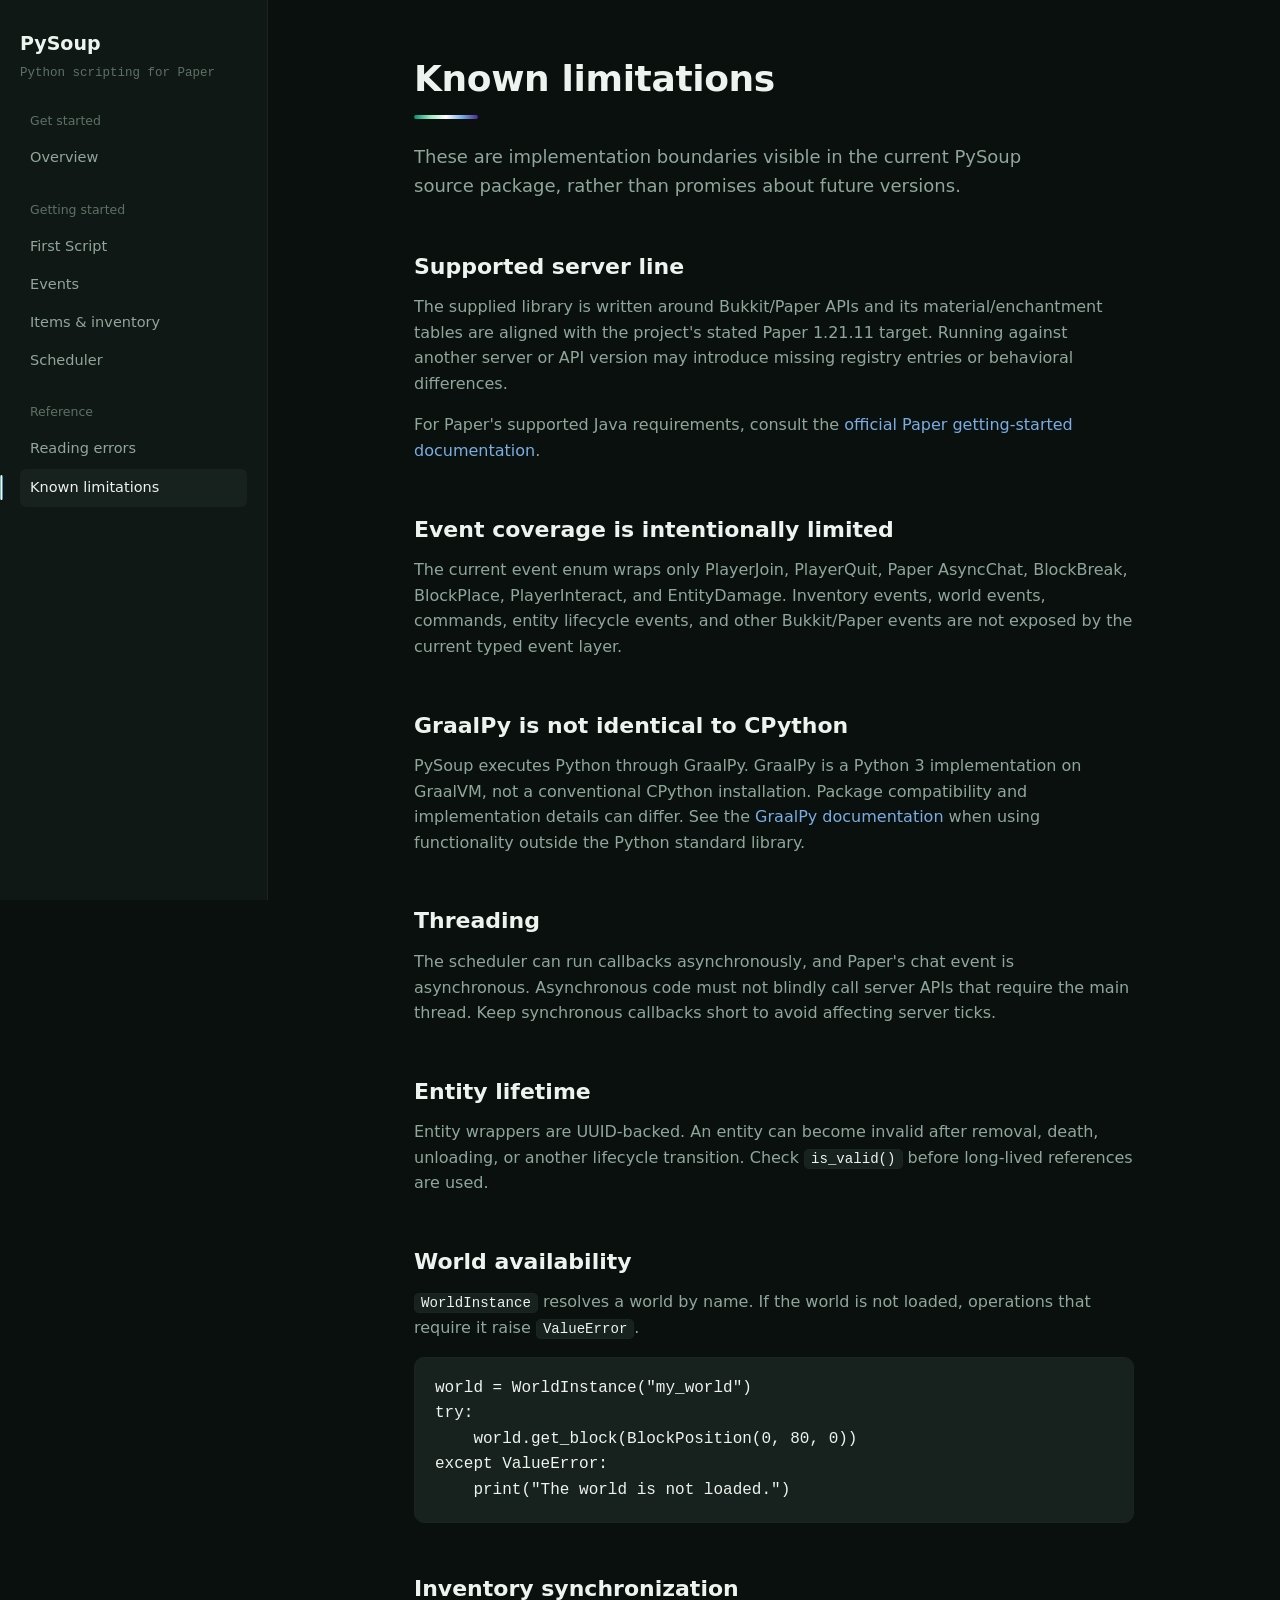
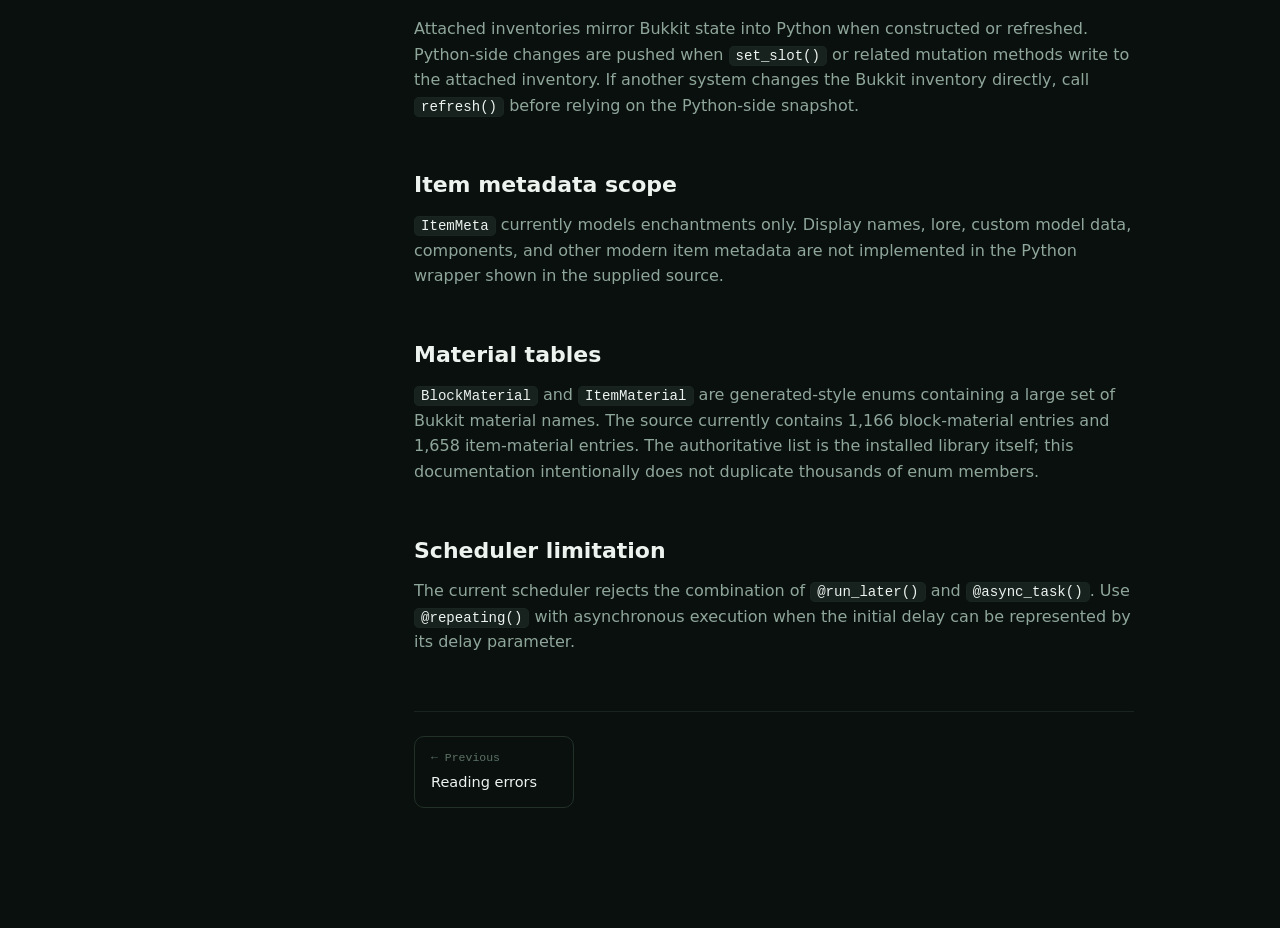
<file: doc/limitations.html>
<!doctype html>
<html lang="en">
<head>
  <meta charset="utf-8">
  <meta name="viewport" content="width=device-width, initial-scale=1">
  <title>Known Limitations — PySoup Docs</title>
  <link rel="stylesheet" href="styles.css">
</head>
<body data-page="limitations">
  <div class="shell">
    <aside class="sidebar" aria-label="Documentation navigation">
      <div id="sidebar-root"></div>
    </aside>
    <main class="content">
      <article class="content-inner">
        <h1>Known limitations</h1><div class="page-title-rule"></div><p class="lede">These are implementation boundaries visible in the current PySoup source package, rather than promises about future versions.</p>
<h2>Supported server line</h2>
<p>The supplied library is written around Bukkit/Paper APIs and its material/enchantment tables are aligned with the project's stated Paper 1.21.11 target. Running against another server or API version may introduce missing registry entries or behavioral differences.</p>
<p>For Paper's supported Java requirements, consult the <a href="https://docs.papermc.io/paper/getting-started/">official Paper getting-started documentation</a>.</p>

<h2>Event coverage is intentionally limited</h2>
<p>The current event enum wraps only PlayerJoin, PlayerQuit, Paper AsyncChat, BlockBreak, BlockPlace, PlayerInteract, and EntityDamage. Inventory events, world events, commands, entity lifecycle events, and other Bukkit/Paper events are not exposed by the current typed event layer.</p>

<h2>GraalPy is not identical to CPython</h2>
<p>PySoup executes Python through GraalPy. GraalPy is a Python 3 implementation on GraalVM, not a conventional CPython installation. Package compatibility and implementation details can differ. See the <a href="https://www.graalvm.org/reference-manual/graalpy/">GraalPy documentation</a> when using functionality outside the Python standard library.</p>

<h2>Threading</h2>
<p>The scheduler can run callbacks asynchronously, and Paper's chat event is asynchronous. Asynchronous code must not blindly call server APIs that require the main thread. Keep synchronous callbacks short to avoid affecting server ticks.</p>

<h2>Entity lifetime</h2>
<p>Entity wrappers are UUID-backed. An entity can become invalid after removal, death, unloading, or another lifecycle transition. Check <code>is_valid()</code> before long-lived references are used.</p>

<h2>World availability</h2>
<p><code>WorldInstance</code> resolves a world by name. If the world is not loaded, operations that require it raise <code>ValueError</code>.</p>
<pre><code class="language-python">world = WorldInstance("my_world")
try:
    world.get_block(BlockPosition(0, 80, 0))
except ValueError:
    print("The world is not loaded.")</code></pre>

<h2>Inventory synchronization</h2>
<p>Attached inventories mirror Bukkit state into Python when constructed or refreshed. Python-side changes are pushed when <code>set_slot()</code> or related mutation methods write to the attached inventory. If another system changes the Bukkit inventory directly, call <code>refresh()</code> before relying on the Python-side snapshot.</p>

<h2>Item metadata scope</h2>
<p><code>ItemMeta</code> currently models enchantments only. Display names, lore, custom model data, components, and other modern item metadata are not implemented in the Python wrapper shown in the supplied source.</p>

<h2>Material tables</h2>
<p><code>BlockMaterial</code> and <code>ItemMaterial</code> are generated-style enums containing a large set of Bukkit material names. The source currently contains 1,166 block-material entries and 1,658 item-material entries. The authoritative list is the installed library itself; this documentation intentionally does not duplicate thousands of enum members.</p>

<h2>Scheduler limitation</h2>
<p>The current scheduler rejects the combination of <code>@run_later()</code> and <code>@async_task()</code>. Use <code>@repeating()</code> with asynchronous execution when the initial delay can be represented by its delay parameter.</p>

        <nav class="page-footer" aria-label="Page navigation"><a class="page-footer-link" href="errors.html"><span class="page-footer-dir">← Previous</span><span class="page-footer-title">Reading errors</span></a><span></span></nav>
      </article>
    </main>
  </div>
  <script src="nav-data.js"></script>
  <script src="nav.js"></script>
  <script src="tree.js"></script>
  <script src="docs.js"></script>
</body>
</html>
</file>
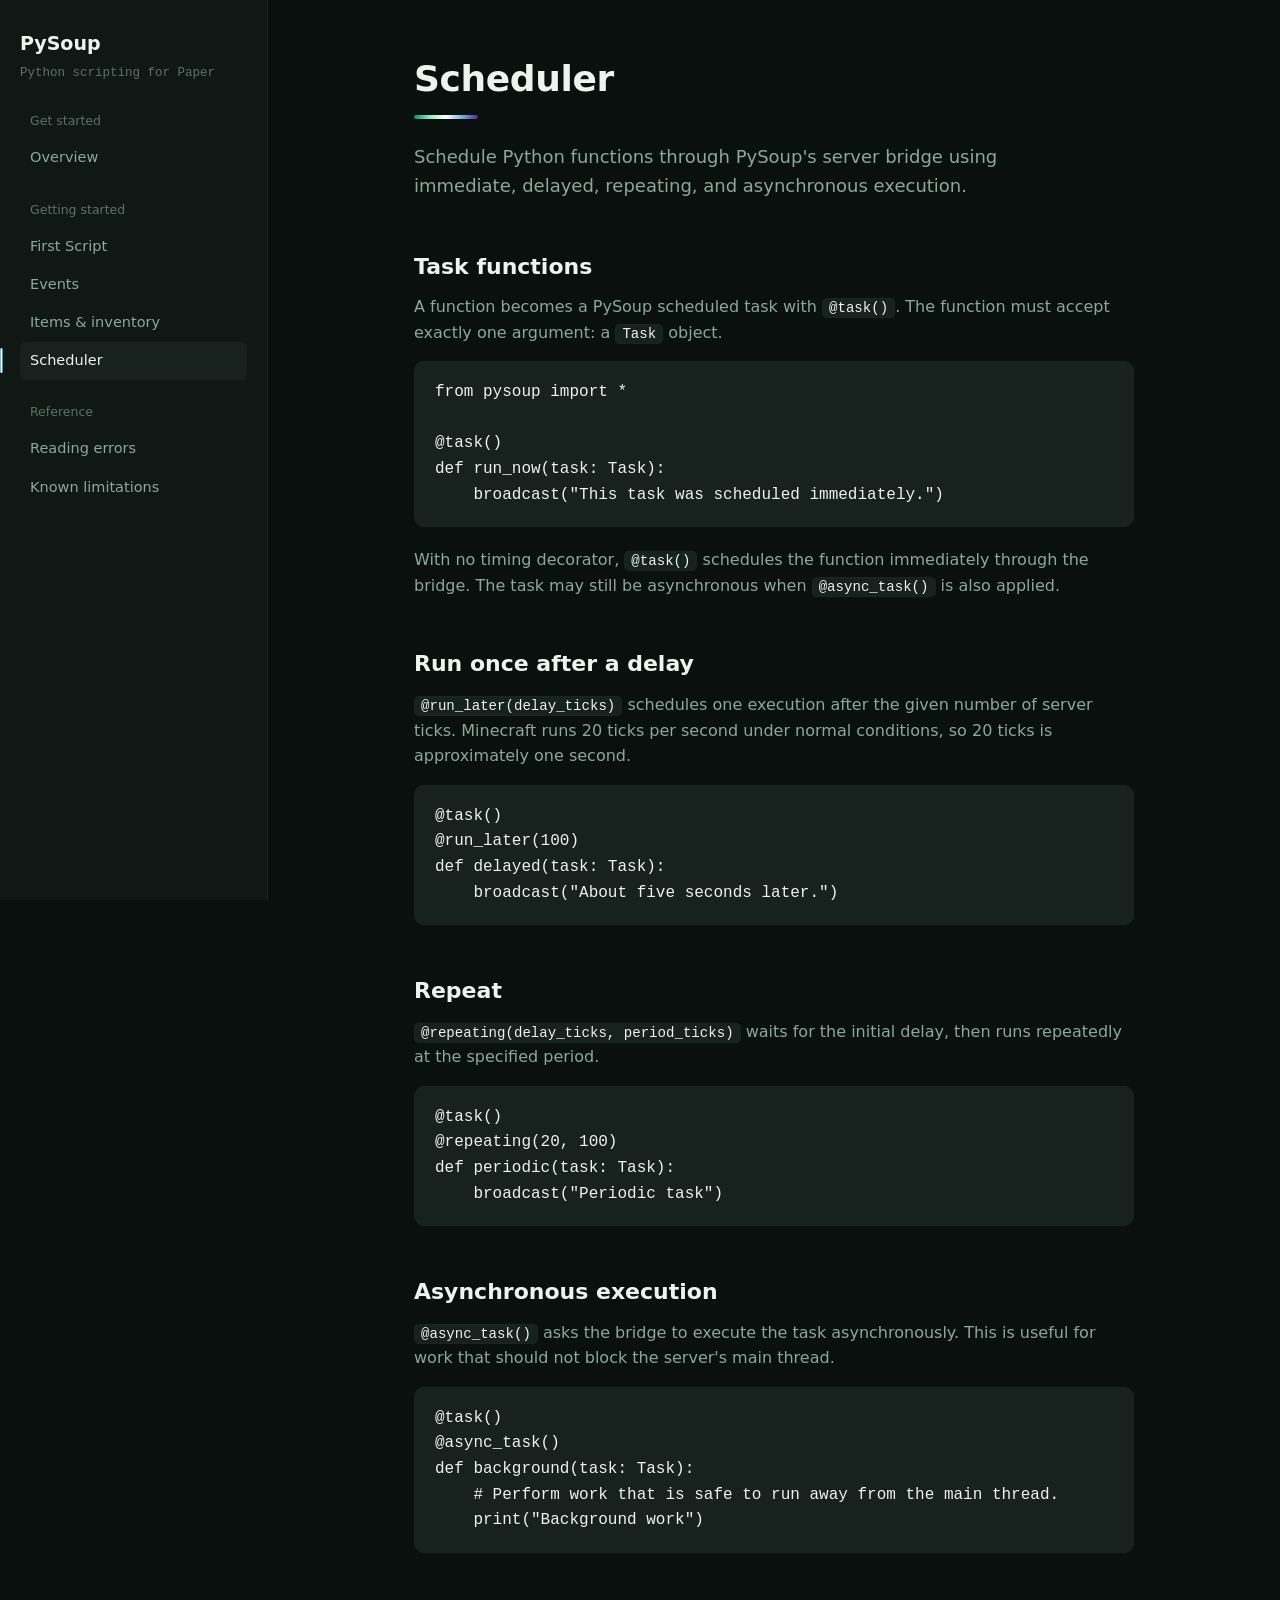
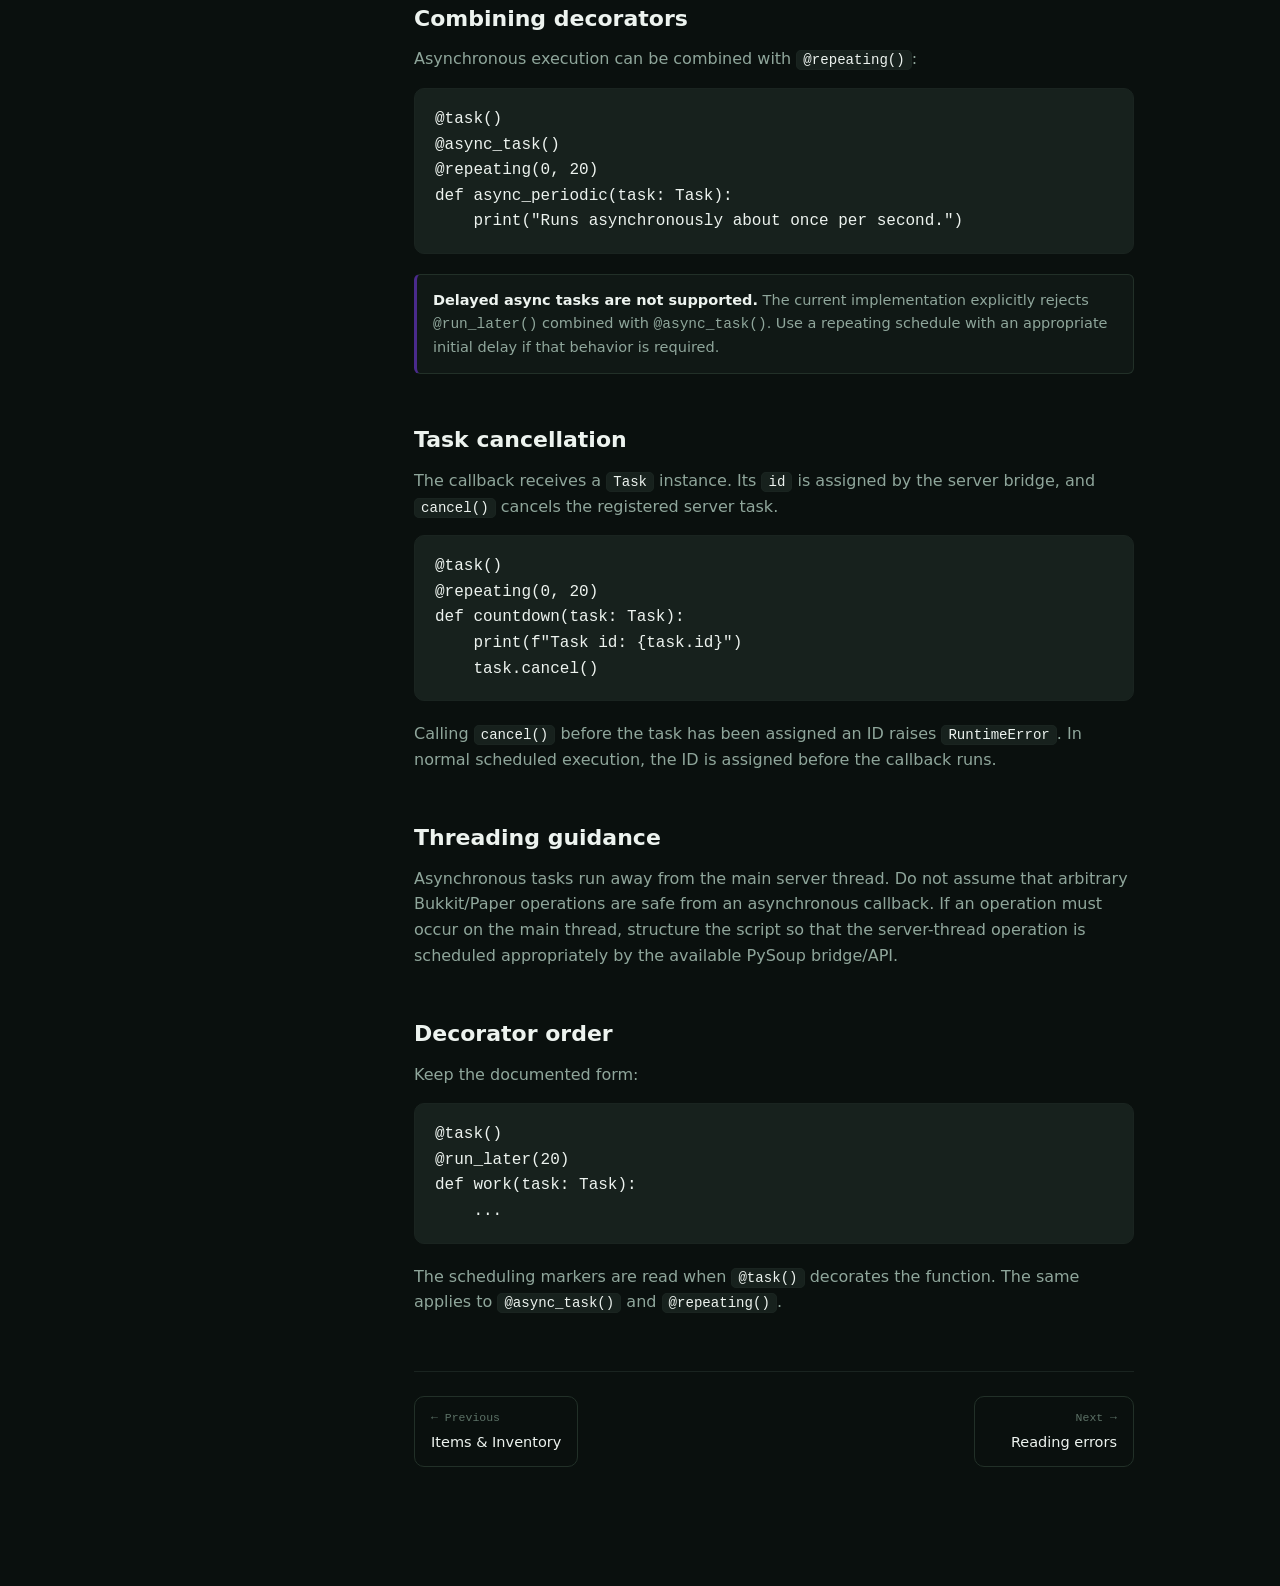
<file: doc/scheduler.html>
<!doctype html>
<html lang="en">
<head>
  <meta charset="utf-8">
  <meta name="viewport" content="width=device-width, initial-scale=1">
  <title>Scheduler — PySoup Docs</title>
  <link rel="stylesheet" href="styles.css">
</head>
<body data-page="scheduler">
  <div class="shell">
    <aside class="sidebar" aria-label="Documentation navigation">
      <div id="sidebar-root"></div>
    </aside>
    <main class="content">
      <article class="content-inner">
        <h1>Scheduler</h1><div class="page-title-rule"></div><p class="lede">Schedule Python functions through PySoup's server bridge using immediate, delayed, repeating, and asynchronous execution.</p>
<h2>Task functions</h2>
<p>A function becomes a PySoup scheduled task with <code>@task()</code>. The function must accept exactly one argument: a <code>Task</code> object.</p>
<pre><code class="language-python">from pysoup import *

@task()
def run_now(task: Task):
    broadcast("This task was scheduled immediately.")</code></pre>
<p>With no timing decorator, <code>@task()</code> schedules the function immediately through the bridge. The task may still be asynchronous when <code>@async_task()</code> is also applied.</p>

<h2>Run once after a delay</h2>
<p><code>@run_later(delay_ticks)</code> schedules one execution after the given number of server ticks. Minecraft runs 20 ticks per second under normal conditions, so 20 ticks is approximately one second.</p>
<pre><code class="language-python">@task()
@run_later(100)
def delayed(task: Task):
    broadcast("About five seconds later.")</code></pre>

<h2>Repeat</h2>
<p><code>@repeating(delay_ticks, period_ticks)</code> waits for the initial delay, then runs repeatedly at the specified period.</p>
<pre><code class="language-python">@task()
@repeating(20, 100)
def periodic(task: Task):
    broadcast("Periodic task")</code></pre>

<h2>Asynchronous execution</h2>
<p><code>@async_task()</code> asks the bridge to execute the task asynchronously. This is useful for work that should not block the server's main thread.</p>
<pre><code class="language-python">@task()
@async_task()
def background(task: Task):
    # Perform work that is safe to run away from the main thread.
    print("Background work")</code></pre>

<h2>Combining decorators</h2>
<p>Asynchronous execution can be combined with <code>@repeating()</code>:</p>
<pre><code class="language-python">@task()
@async_task()
@repeating(0, 20)
def async_periodic(task: Task):
    print("Runs asynchronously about once per second.")</code></pre>
<div class="callout warn"><strong>Delayed async tasks are not supported.</strong> The current implementation explicitly rejects <code>@run_later()</code> combined with <code>@async_task()</code>. Use a repeating schedule with an appropriate initial delay if that behavior is required.</div>

<h2>Task cancellation</h2>
<p>The callback receives a <code>Task</code> instance. Its <code>id</code> is assigned by the server bridge, and <code>cancel()</code> cancels the registered server task.</p>
<pre><code class="language-python">@task()
@repeating(0, 20)
def countdown(task: Task):
    print(f"Task id: {task.id}")
    task.cancel()</code></pre>
<p>Calling <code>cancel()</code> before the task has been assigned an ID raises <code>RuntimeError</code>. In normal scheduled execution, the ID is assigned before the callback runs.</p>

<h2>Threading guidance</h2>
<p>Asynchronous tasks run away from the main server thread. Do not assume that arbitrary Bukkit/Paper operations are safe from an asynchronous callback. If an operation must occur on the main thread, structure the script so that the server-thread operation is scheduled appropriately by the available PySoup bridge/API.</p>

<h2>Decorator order</h2>
<p>Keep the documented form:</p>
<pre><code class="language-python">@task()
@run_later(20)
def work(task: Task):
    ...</code></pre>
<p>The scheduling markers are read when <code>@task()</code> decorates the function. The same applies to <code>@async_task()</code> and <code>@repeating()</code>.</p>

        <nav class="page-footer" aria-label="Page navigation"><a class="page-footer-link" href="items.html"><span class="page-footer-dir">← Previous</span><span class="page-footer-title">Items & Inventory</span></a><a class="page-footer-link next" href="errors.html"><span class="page-footer-dir">Next →</span><span class="page-footer-title">Reading errors</span></a></nav>
      </article>
    </main>
  </div>
  <script src="nav-data.js"></script>
  <script src="nav.js"></script>
  <script src="tree.js"></script>
  <script src="docs.js"></script>
</body>
</html>
</file>
<file: doc/styles.css>
/* ==========================================================================
   PySoup Docs — shared theme
   Accent gradient: gay men's pride flag (green → mint → white → blue → violet)
   ========================================================================== */

:root {
  --bg: #0a100e;
  --surface: #101815;
  --surface-2: #17211d;
  --border: #223028;
  --border-soft: #1a2420;

  --text: #edf3ef;
  --text-muted: #8fa69b;
  --text-faint: #5c7166;

  --flag-1: #078d70;
  --flag-2: #98e8c1;
  --flag-3: #ffffff;
  --flag-4: #7bade2;
  --flag-5: #4a2a8c;

  --gradient: linear-gradient(
    90deg,
    var(--flag-1) 0%,
    var(--flag-2) 25%,
    var(--flag-3) 50%,
    var(--flag-4) 75%,
    var(--flag-5) 100%
  );

  --radius: 10px;
  --radius-sm: 6px;

  --font-display: "Space Grotesk", system-ui, sans-serif;
  --font-body: "Inter", system-ui, sans-serif;
  --font-mono: "JetBrains Mono", ui-monospace, monospace;

  --sidebar-width: 268px;
  --content-max: 720px;
}

* {
  box-sizing: border-box;
}

html {
  color-scheme: dark;
}

body {
  margin: 0;
  background: var(--bg);
  color: var(--text);
  font-family: var(--font-body);
  font-size: 16px;
  line-height: 1.6;
  -webkit-font-smoothing: antialiased;
}

@media (prefers-reduced-motion: reduce) {
  * {
    animation-duration: 0.001ms !important;
    transition-duration: 0.001ms !important;
  }
}

/* ---------- layout shell ---------- */

.shell {
  display: flex;
  min-height: 100vh;
}

.sidebar {
  width: var(--sidebar-width);
  flex-shrink: 0;
  border-right: 1px solid var(--border-soft);
  background: var(--surface);
  padding: 28px 20px;
  position: sticky;
  top: 0;
  height: 100vh;
  overflow-y: auto;
}

.brand {
  display: flex;
  align-items: baseline;
  gap: 8px;
  margin-bottom: 4px;
  text-decoration: none;
}

.brand-mark {
  font-family: var(--font-display);
  font-weight: 600;
  font-size: 19px;
  color: var(--text);
}

.brand-tag {
  font-size: 12.5px;
  color: var(--text-faint);
  margin: 0 0 28px;
  font-family: var(--font-mono);
}

.nav-group {
  margin-bottom: 22px;
}

.nav-group-label {
  font-size: 12.5px;
  color: var(--text-faint);
  margin: 0 0 8px 10px;
  font-weight: 500;
}

.nav-link {
  display: flex;
  align-items: center;
  gap: 9px;
  padding: 7px 10px;
  border-radius: var(--radius-sm);
  color: var(--text-muted);
  text-decoration: none;
  font-size: 14.5px;
  position: relative;
}

.nav-link:hover {
  background: var(--surface-2);
  color: var(--text);
}

.nav-link.active {
  color: var(--text);
  background: var(--surface-2);
}

.nav-link.active::before {
  content: "";
  position: absolute;
  left: -20px;
  top: 6px;
  bottom: 6px;
  width: 3px;
  border-radius: 2px;
  background: var(--gradient);
}

.content {
  flex: 1;
  min-width: 0;
  padding: 56px 48px 120px;
  display: flex;
  justify-content: center;
}

.content-inner {
  width: 100%;
  max-width: var(--content-max);
}

/* ---------- typography ---------- */

h1, h2, h3, h4 {
  font-family: var(--font-display);
  font-weight: 600;
  color: var(--text);
  line-height: 1.25;
}

h1 {
  font-size: 36px;
  margin: 0 0 14px;
  letter-spacing: -0.01em;
}

.page-title-rule {
  width: 64px;
  height: 4px;
  border-radius: 2px;
  background: var(--gradient);
  margin: 0 0 24px;
}

h2 {
  font-size: 22px;
  margin: 48px 0 14px;
  padding-top: 4px;
}

h3 {
  font-size: 17px;
  margin: 32px 0 10px;
}

p {
  color: var(--text-muted);
  margin: 0 0 16px;
}

p code, li code {
  font-family: var(--font-mono);
  background: var(--surface-2);
  border: 1px solid var(--border-soft);
  border-radius: 5px;
  padding: 1px 6px;
  font-size: 0.88em;
  color: var(--text);
}

a {
  color: var(--flag-4);
  text-decoration: none;
  border-bottom: 1px solid transparent;
}

a:hover {
  border-bottom-color: currentColor;
}

ul, ol {
  color: var(--text-muted);
  padding-left: 22px;
  margin: 0 0 16px;
}

li {
  margin-bottom: 6px;
}

.lede {
  font-size: 18px;
  color: var(--text-muted);
  max-width: 56ch;
}

/* ---------- code blocks ---------- */

pre {
  background: var(--surface-2);
  border: 1px solid var(--border-soft);
  border-radius: var(--radius);
  padding: 18px 20px;
  overflow-x: auto;
  margin: 0 0 20px;
}

pre code.hljs {
  background: transparent;
  padding: 0;
  font-family: var(--font-mono);
  font-size: 13.5px;
  line-height: 1.55;
}

.code-label {
  font-family: var(--font-mono);
  font-size: 12px;
  color: var(--text-faint);
  margin: 0 0 6px;
}

.copy-btn {
  position: absolute;
  top: 10px;
  right: 10px;
  font-family: var(--font-mono);
  font-size: 11.5px;
  color: var(--text-muted);
  background: var(--surface);
  border: 1px solid var(--border-soft);
  border-radius: 5px;
  padding: 4px 9px;
  cursor: pointer;
  opacity: 0;
  transition: opacity 0.15s ease, color 0.15s ease, border-color 0.15s ease;
}

pre:hover .copy-btn,
.copy-btn:focus-visible {
  opacity: 1;
}

.copy-btn:hover {
  color: var(--text);
  border-color: var(--flag-4);
}

.copy-btn.copied {
  color: var(--flag-2);
  border-color: var(--flag-1);
}

/* ---------- page footer (prev/next) ---------- */

.page-footer {
  display: flex;
  justify-content: space-between;
  gap: 16px;
  margin-top: 56px;
  padding-top: 24px;
  border-top: 1px solid var(--border-soft);
}

.page-footer-link {
  display: flex;
  flex-direction: column;
  gap: 4px;
  padding: 12px 16px;
  border: 1px solid var(--border);
  border-radius: var(--radius);
  min-width: 160px;
  text-decoration: none;
  transition: border-color 0.15s ease;
}

.page-footer-link:hover {
  border-color: var(--flag-4);
}

.page-footer-link.next {
  text-align: right;
  margin-left: auto;
}

.page-footer-dir {
  font-family: var(--font-mono);
  font-size: 11.5px;
  color: var(--text-faint);
}

.page-footer-title {
  font-size: 14.5px;
  color: var(--text);
}

/* ---------- callouts ---------- */

.callout {
  border: 1px solid var(--border);
  border-left: 3px solid var(--flag-4);
  background: var(--surface);
  border-radius: var(--radius-sm);
  padding: 14px 16px;
  margin: 0 0 20px;
  color: var(--text-muted);
  font-size: 14.5px;
}

.callout strong {
  color: var(--text);
}

.callout.warn {
  border-left-color: var(--flag-5);
}

/* ---------- tree ---------- */

.tree {
  border: 1px solid var(--border);
  border-radius: var(--radius);
  background: var(--surface);
  padding: 10px 8px;
  margin: 0 0 20px;
  font-family: var(--font-mono);
  font-size: 13.5px;
}

.tree-node {
  margin: 0;
}

.tree-node > .tree-children {
  margin: 0 0 0 18px;
  padding-left: 12px;
  border-left: 1px solid var(--border-soft);
}

.tree-leaf {
  display: flex;
  align-items: center;
  gap: 7px;
  padding: 4px 6px;
  border-radius: 5px;
  color: var(--text-muted);
}

.tree-leaf::before {
  content: "";
  width: 5px;
  height: 5px;
  border-radius: 50%;
  background: var(--text-faint);
  flex-shrink: 0;
}

/* remove default <details> marker, draw our own chevron */
.tree summary {
  list-style: none;
  cursor: pointer;
  display: flex;
  align-items: center;
  gap: 7px;
  padding: 4px 6px;
  border-radius: 5px;
  color: var(--text);
  user-select: none;
}

.tree summary::-webkit-details-marker {
  display: none;
}

.tree summary::before {
  content: "";
  width: 0;
  height: 0;
  border-top: 4px solid transparent;
  border-bottom: 4px solid transparent;
  border-left: 5px solid var(--text-faint);
  transition: transform 0.15s ease;
  flex-shrink: 0;
}

.tree details[open] > summary::before {
  transform: rotate(90deg);
}

.tree summary:hover,
.tree-leaf:hover {
  background: var(--surface-2);
  color: var(--flag-4);
}

.tree-note {
  color: var(--text-faint);
  font-size: 12px;
  margin-left: auto;
  padding-left: 12px;
}

/* ---------- misc components ---------- */

.card-grid {
  display: grid;
  grid-template-columns: 1fr 1fr;
  gap: 14px;
  margin: 20px 0 28px;
}

.card {
  display: block;
  border: 1px solid var(--border);
  border-radius: var(--radius);
  padding: 16px 18px;
  background: var(--surface);
  text-decoration: none;
  transition: border-color 0.15s ease, transform 0.15s ease;
}

.card:hover {
  border-color: var(--flag-4);
  transform: translateY(-1px);
}

.card:hover h3 {
  color: var(--flag-4);
}

.card h3 {
  margin: 0 0 6px;
  font-size: 15px;
  transition: color 0.15s ease;
}

.card p {
  margin: 0;
  font-size: 13.5px;
}

table {
  width: 100%;
  border-collapse: collapse;
  margin: 0 0 22px;
  font-size: 14px;
}

th, td {
  text-align: left;
  padding: 9px 12px;
  border-bottom: 1px solid var(--border-soft);
  color: var(--text-muted);
}

th {
  color: var(--text-faint);
  font-weight: 500;
  font-size: 13px;
}

td:first-child, th:first-child {
  color: var(--text);
  font-family: var(--font-mono);
  font-size: 13px;
}

/* ---------- responsive ---------- */

@media (max-width: 860px) {
  .shell {
    flex-direction: column;
  }
  .sidebar {
    position: static;
    height: auto;
    width: 100%;
    border-right: none;
    border-bottom: 1px solid var(--border-soft);
  }
  .content {
    padding: 36px 20px 80px;
  }
  .card-grid {
    grid-template-columns: 1fr;
  }
}

:focus-visible {
  outline: 2px solid var(--flag-4);
  outline-offset: 2px;
}
</file>
<file: docs/styles.css>
/* ==========================================================================
   PySoup Docs — shared theme
   Accent gradient: gay men's pride flag (green → mint → white → blue → violet)
   ========================================================================== */

:root {
  --bg: #0a100e;
  --surface: #101815;
  --surface-2: #17211d;
  --border: #223028;
  --border-soft: #1a2420;

  --text: #edf3ef;
  --text-muted: #8fa69b;
  --text-faint: #5c7166;

  --flag-1: #078d70;
  --flag-2: #98e8c1;
  --flag-3: #ffffff;
  --flag-4: #7bade2;
  --flag-5: #4a2a8c;

  --gradient: linear-gradient(
    90deg,
    var(--flag-1) 0%,
    var(--flag-2) 25%,
    var(--flag-3) 50%,
    var(--flag-4) 75%,
    var(--flag-5) 100%
  );

  --radius: 10px;
  --radius-sm: 6px;

  --font-display: "Space Grotesk", system-ui, sans-serif;
  --font-body: "Inter", system-ui, sans-serif;
  --font-mono: "JetBrains Mono", ui-monospace, monospace;

  --sidebar-width: 268px;
  --content-max: 720px;
}

* {
  box-sizing: border-box;
}

html {
  color-scheme: dark;
}

body {
  margin: 0;
  background: var(--bg);
  color: var(--text);
  font-family: var(--font-body);
  font-size: 16px;
  line-height: 1.6;
  -webkit-font-smoothing: antialiased;
}

@media (prefers-reduced-motion: reduce) {
  * {
    animation-duration: 0.001ms !important;
    transition-duration: 0.001ms !important;
  }
}

/* ---------- layout shell ---------- */

.shell {
  display: flex;
  min-height: 100vh;
}

.sidebar {
  width: var(--sidebar-width);
  flex-shrink: 0;
  border-right: 1px solid var(--border-soft);
  background: var(--surface);
  padding: 28px 20px;
  position: sticky;
  top: 0;
  height: 100vh;
  overflow-y: auto;
}

.brand {
  display: flex;
  align-items: baseline;
  gap: 8px;
  margin-bottom: 4px;
  text-decoration: none;
}

.brand-mark {
  font-family: var(--font-display);
  font-weight: 600;
  font-size: 19px;
  color: var(--text);
}

.brand-tag {
  font-size: 12.5px;
  color: var(--text-faint);
  margin: 0 0 14px;
  font-family: var(--font-mono);
}

.brand-links {
  display: flex;
  gap: 8px;
  margin: 0 0 26px;
}

.icon-btn {
  flex: 1;
  display: flex;
  align-items: center;
  justify-content: center;
  gap: 6px;
  padding: 7px 8px;
  border: 1px solid var(--border);
  border-radius: var(--radius-sm);
  color: var(--text-muted);
  font-size: 12px;
  font-family: var(--font-body);
  text-decoration: none;
  transition: color 0.15s ease, border-color 0.15s ease;
}

.icon-btn svg {
  width: 14px;
  height: 14px;
  fill: currentColor;
  flex-shrink: 0;
}

.icon-btn:hover {
  color: var(--text);
  border-color: var(--flag-4);
}

.nav-group {
  margin-bottom: 22px;
}

.nav-group-label {
  font-size: 12.5px;
  color: var(--text-faint);
  margin: 0 0 8px 10px;
  font-weight: 500;
}

.nav-link {
  display: flex;
  align-items: center;
  gap: 9px;
  padding: 7px 10px;
  border-radius: var(--radius-sm);
  color: var(--text-muted);
  text-decoration: none;
  font-size: 14.5px;
  position: relative;
}

.nav-link:hover {
  background: var(--surface-2);
  color: var(--text);
}

.nav-link.active {
  color: var(--text);
  background: var(--surface-2);
}

.nav-link.active::before {
  content: "";
  position: absolute;
  left: -20px;
  top: 6px;
  bottom: 6px;
  width: 3px;
  border-radius: 2px;
  background: var(--gradient);
}

.content {
  flex: 1;
  min-width: 0;
  padding: 56px 48px 120px;
  display: flex;
  justify-content: center;
}

.content-inner {
  width: 100%;
  max-width: var(--content-max);
}

/* ---------- typography ---------- */

h1, h2, h3, h4 {
  font-family: var(--font-display);
  font-weight: 600;
  color: var(--text);
  line-height: 1.25;
}

h1 {
  font-size: 36px;
  margin: 0 0 14px;
  letter-spacing: -0.01em;
}

.page-title-rule {
  width: 64px;
  height: 4px;
  border-radius: 2px;
  background: var(--gradient);
  margin: 0 0 24px;
}

h2 {
  font-size: 22px;
  margin: 48px 0 14px;
  padding-top: 4px;
}

h3 {
  font-size: 17px;
  margin: 32px 0 10px;
}

p {
  color: var(--text-muted);
  margin: 0 0 16px;
}

p code, li code {
  font-family: var(--font-mono);
  background: var(--surface-2);
  border: 1px solid var(--border-soft);
  border-radius: 5px;
  padding: 1px 6px;
  font-size: 0.88em;
  color: var(--text);
}

a {
  color: var(--flag-4);
  text-decoration: none;
  border-bottom: 1px solid transparent;
}

a:hover {
  border-bottom-color: currentColor;
}

ul, ol {
  color: var(--text-muted);
  padding-left: 22px;
  margin: 0 0 16px;
}

li {
  margin-bottom: 6px;
}

.lede {
  font-size: 18px;
  color: var(--text-muted);
  max-width: 56ch;
}

/* ---------- code blocks ---------- */

pre {
  background: var(--surface-2);
  border: 1px solid var(--border-soft);
  border-radius: var(--radius);
  padding: 18px 20px;
  overflow-x: auto;
  margin: 0 0 20px;
}

pre code.hljs {
  background: transparent;
  padding: 0;
  font-family: var(--font-mono);
  font-size: 13.5px;
  line-height: 1.55;
}

.code-label {
  font-family: var(--font-mono);
  font-size: 12px;
  color: var(--text-faint);
  margin: 0 0 6px;
}

.copy-btn {
  position: absolute;
  top: 10px;
  right: 10px;
  font-family: var(--font-mono);
  font-size: 11.5px;
  color: var(--text-muted);
  background: var(--surface);
  border: 1px solid var(--border-soft);
  border-radius: 5px;
  padding: 4px 9px;
  cursor: pointer;
  opacity: 0;
  transition: opacity 0.15s ease, color 0.15s ease, border-color 0.15s ease;
}

pre:hover .copy-btn,
.copy-btn:focus-visible {
  opacity: 1;
}

.copy-btn:hover {
  color: var(--text);
  border-color: var(--flag-4);
}

.copy-btn.copied {
  color: var(--flag-2);
  border-color: var(--flag-1);
}

/* ---------- page footer (prev/next) ---------- */

.page-footer {
  display: flex;
  justify-content: space-between;
  gap: 16px;
  margin-top: 56px;
  padding-top: 24px;
  border-top: 1px solid var(--border-soft);
}

.page-footer-link {
  display: flex;
  flex-direction: column;
  gap: 4px;
  padding: 12px 16px;
  border: 1px solid var(--border);
  border-radius: var(--radius);
  min-width: 160px;
  text-decoration: none;
  transition: border-color 0.15s ease;
}

.page-footer-link:hover {
  border-color: var(--flag-4);
}

.page-footer-link.next {
  text-align: right;
  margin-left: auto;
}

.page-footer-dir {
  font-family: var(--font-mono);
  font-size: 11.5px;
  color: var(--text-faint);
}

.page-footer-title {
  font-size: 14.5px;
  color: var(--text);
}

/* ---------- callouts ---------- */

.callout {
  border: 1px solid var(--border);
  border-left: 3px solid var(--flag-4);
  background: var(--surface);
  border-radius: var(--radius-sm);
  padding: 14px 16px;
  margin: 0 0 20px;
  color: var(--text-muted);
  font-size: 14.5px;
}

.callout strong {
  color: var(--text);
}

.callout.warn {
  border-left-color: var(--flag-5);
}

/* ---------- tree ---------- */

.tree {
  border: 1px solid var(--border);
  border-radius: var(--radius);
  background: var(--surface);
  padding: 10px 8px;
  margin: 0 0 20px;
  font-family: var(--font-mono);
  font-size: 13.5px;
}

.tree-node {
  margin: 0;
}

.tree-node > .tree-children {
  margin: 0 0 0 18px;
  padding-left: 12px;
  border-left: 1px solid var(--border-soft);
}

.tree-leaf {
  display: flex;
  align-items: center;
  gap: 7px;
  padding: 4px 6px;
  border-radius: 5px;
  color: var(--text-muted);
}

.tree-leaf::before {
  content: "";
  width: 5px;
  height: 5px;
  border-radius: 50%;
  background: var(--text-faint);
  flex-shrink: 0;
}

/* remove default <details> marker, draw our own chevron */
.tree summary {
  list-style: none;
  cursor: pointer;
  display: flex;
  align-items: center;
  gap: 7px;
  padding: 4px 6px;
  border-radius: 5px;
  color: var(--text);
  user-select: none;
}

.tree summary::-webkit-details-marker {
  display: none;
}

.tree summary::before {
  content: "";
  width: 0;
  height: 0;
  border-top: 4px solid transparent;
  border-bottom: 4px solid transparent;
  border-left: 5px solid var(--text-faint);
  transition: transform 0.15s ease;
  flex-shrink: 0;
}

.tree details[open] > summary::before {
  transform: rotate(90deg);
}

.tree summary:hover,
.tree-leaf:hover {
  background: var(--surface-2);
  color: var(--flag-4);
}

.tree-note {
  color: var(--text-faint);
  font-size: 12px;
  margin-left: auto;
  padding-left: 12px;
}

/* ---------- misc components ---------- */

.card-grid {
  display: grid;
  grid-template-columns: 1fr 1fr;
  gap: 14px;
  margin: 20px 0 28px;
}

.card {
  display: block;
  border: 1px solid var(--border);
  border-radius: var(--radius);
  padding: 16px 18px;
  background: var(--surface);
  text-decoration: none;
  transition: border-color 0.15s ease, transform 0.15s ease;
}

.card:hover {
  border-color: var(--flag-4);
  transform: translateY(-1px);
}

.card:hover h3 {
  color: var(--flag-4);
}

.card h3 {
  margin: 0 0 6px;
  font-size: 15px;
  transition: color 0.15s ease;
}

.card p {
  margin: 0;
  font-size: 13.5px;
}

table {
  width: 100%;
  border-collapse: collapse;
  margin: 0 0 22px;
  font-size: 14px;
}

th, td {
  text-align: left;
  padding: 9px 12px;
  border-bottom: 1px solid var(--border-soft);
  color: var(--text-muted);
}

th {
  color: var(--text-faint);
  font-weight: 500;
  font-size: 13px;
}

td:first-child, th:first-child {
  color: var(--text);
  font-family: var(--font-mono);
  font-size: 13px;
}

/* ---------- responsive ---------- */

@media (max-width: 860px) {
  .shell {
    flex-direction: column;
  }
  .sidebar {
    position: static;
    height: auto;
    width: 100%;
    border-right: none;
    border-bottom: 1px solid var(--border-soft);
  }
  .content {
    padding: 36px 20px 80px;
  }
  .card-grid {
    grid-template-columns: 1fr;
  }
}

:focus-visible {
  outline: 2px solid var(--flag-4);
  outline-offset: 2px;
}
</file>
